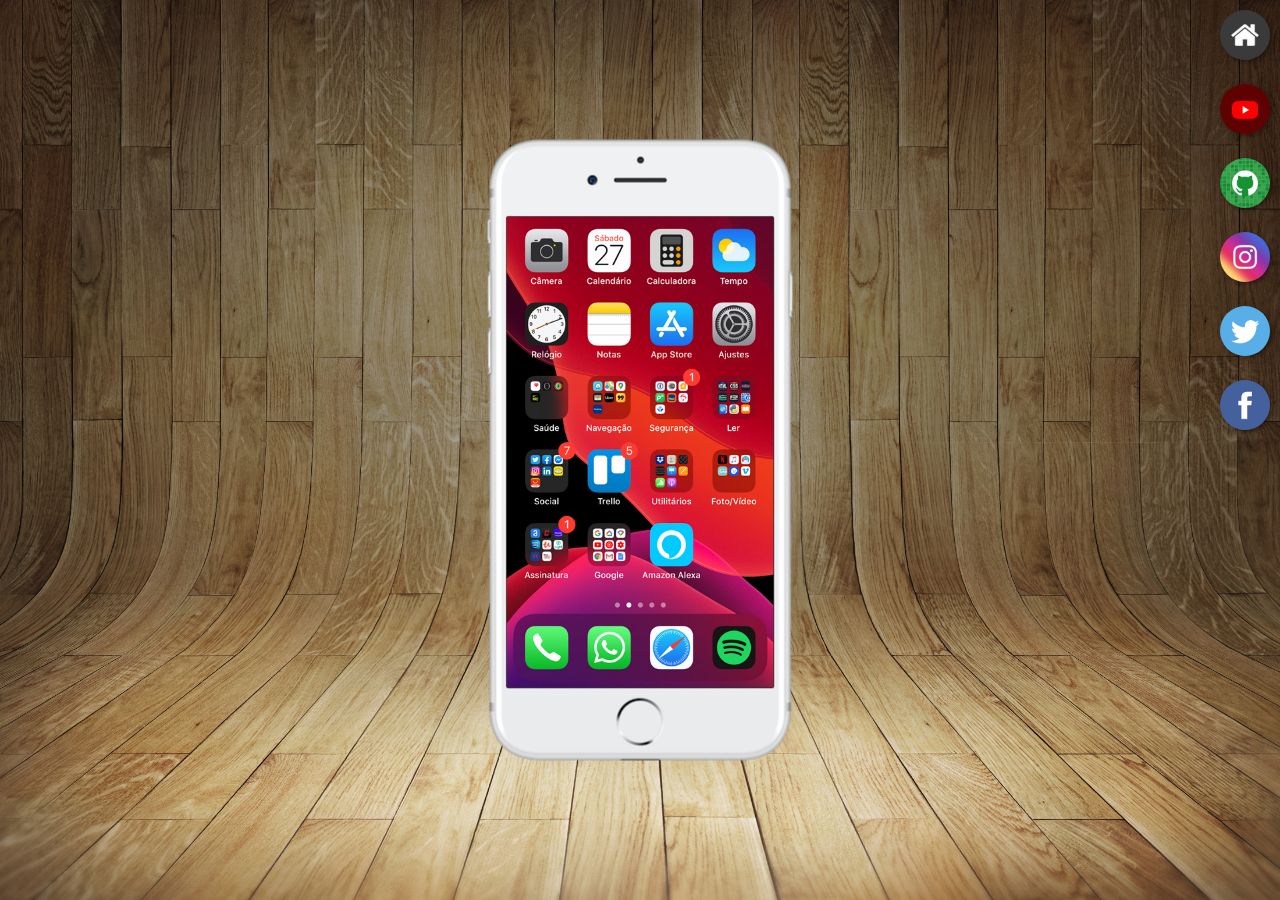
<file: index.html>
<!DOCTYPE html>
<html lang="pt=br">
<head>
    <meta charset="UTF-8">
    <meta name="viewport" content="width=device-width, initial-scale=1.0">
    <title>Projeto Redes Sociais</title>
    <link rel="stylesheet" href="estilos/style.css">
</head>
<body>
    <main>
        <section id="telefone">
            <iframe src="home.html" name="tela" id="tela" frameborder="0">
                Seu navegador não é compatível com isso.
            </iframe>
        </section>
        <section id="redes-sociais">
             <a href="home.html" target="tela"><img src="imagens/logo-home.jpg" alt="Home"></a><br>
             <a href="youtube.html" target="tela"><img src="imagens/logo-youtube.jpg" alt="YouTube"></a><br>
             <a href="github.html" target="tela"><img src="imagens/logo-github.jpg" alt="GitHub"></a><br>
             <a href="instagram.html" target="tela"><img src="imagens/logo-instagram.jpg" alt="Instagram"></a><br>
             <a href="twitter.html" target="tela"><img src="imagens/logo-twitter.jpg" alt=""Twitter></a><br>
             <a href="facebook.html" target="tela"><img src="imagens/logo-facebook.jpg" alt="Facebook"></a>
        </section>
    </main>
</body>
</html>
</file>
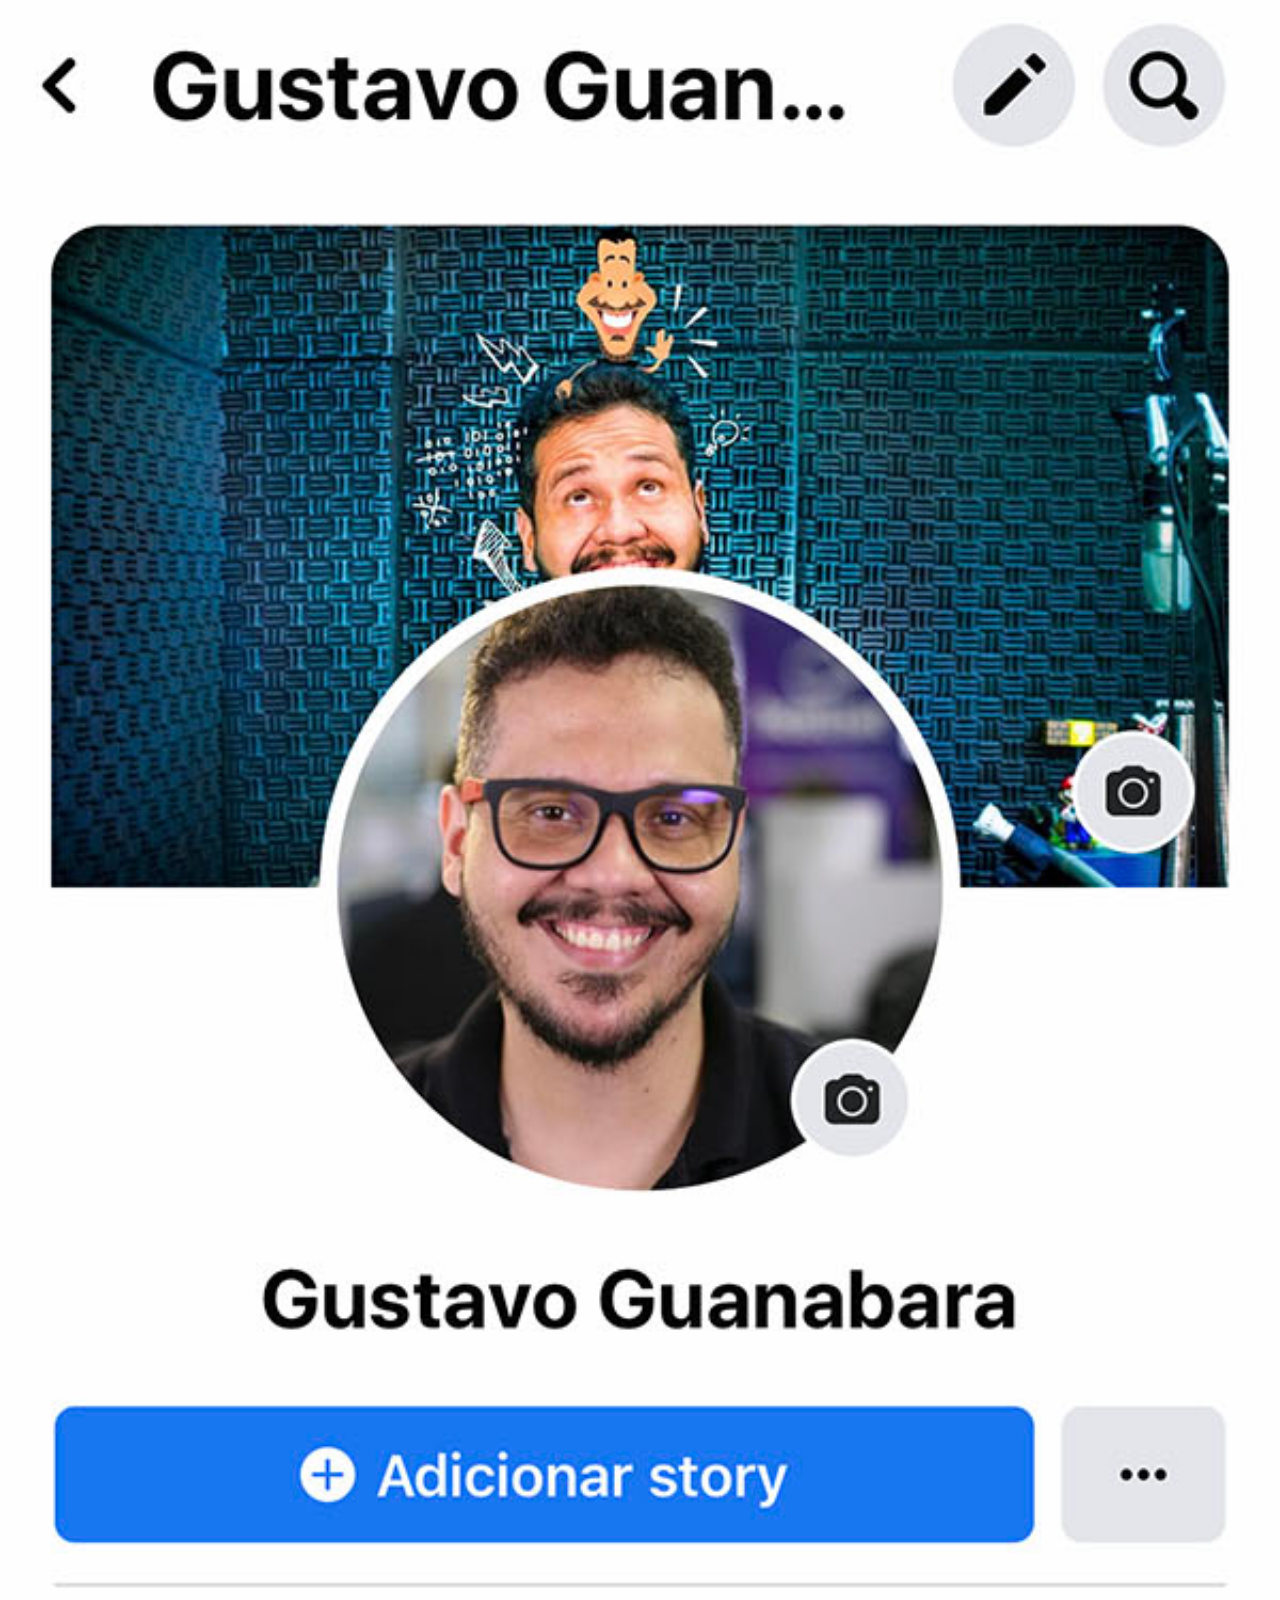
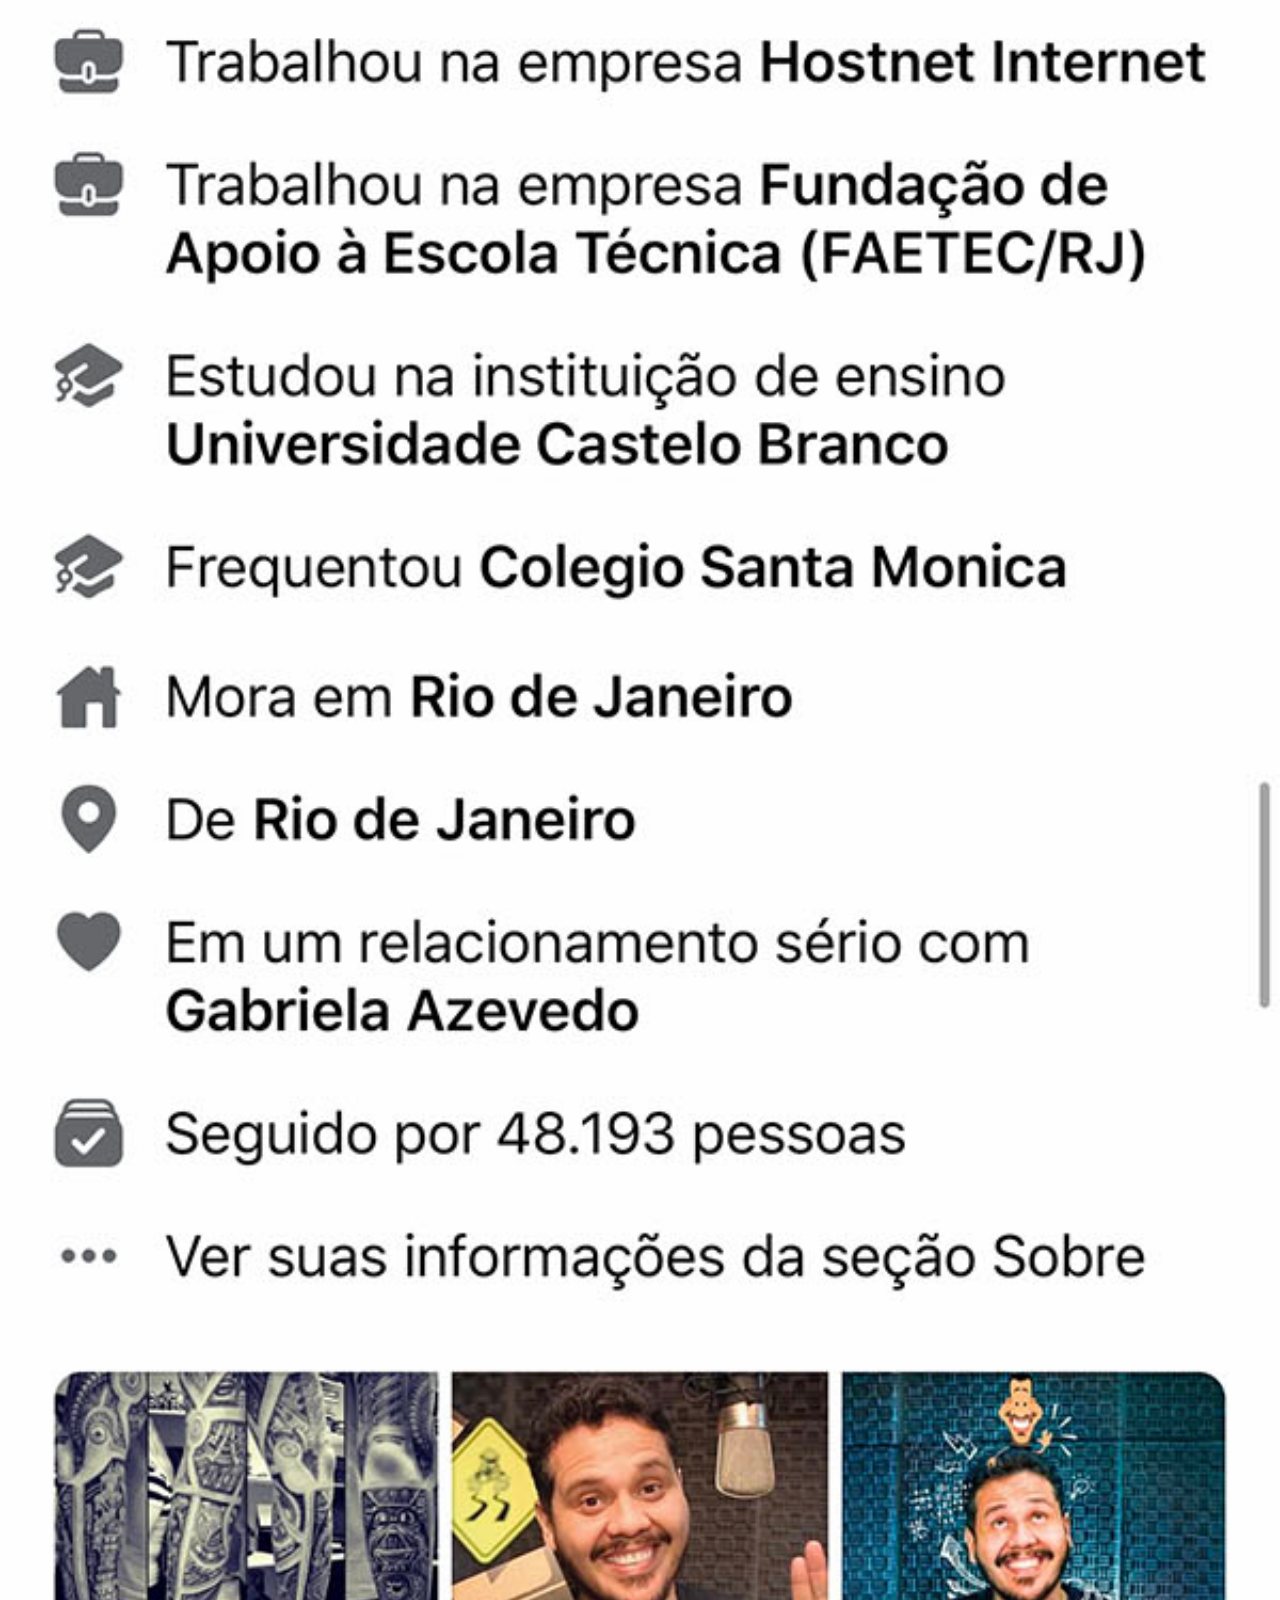
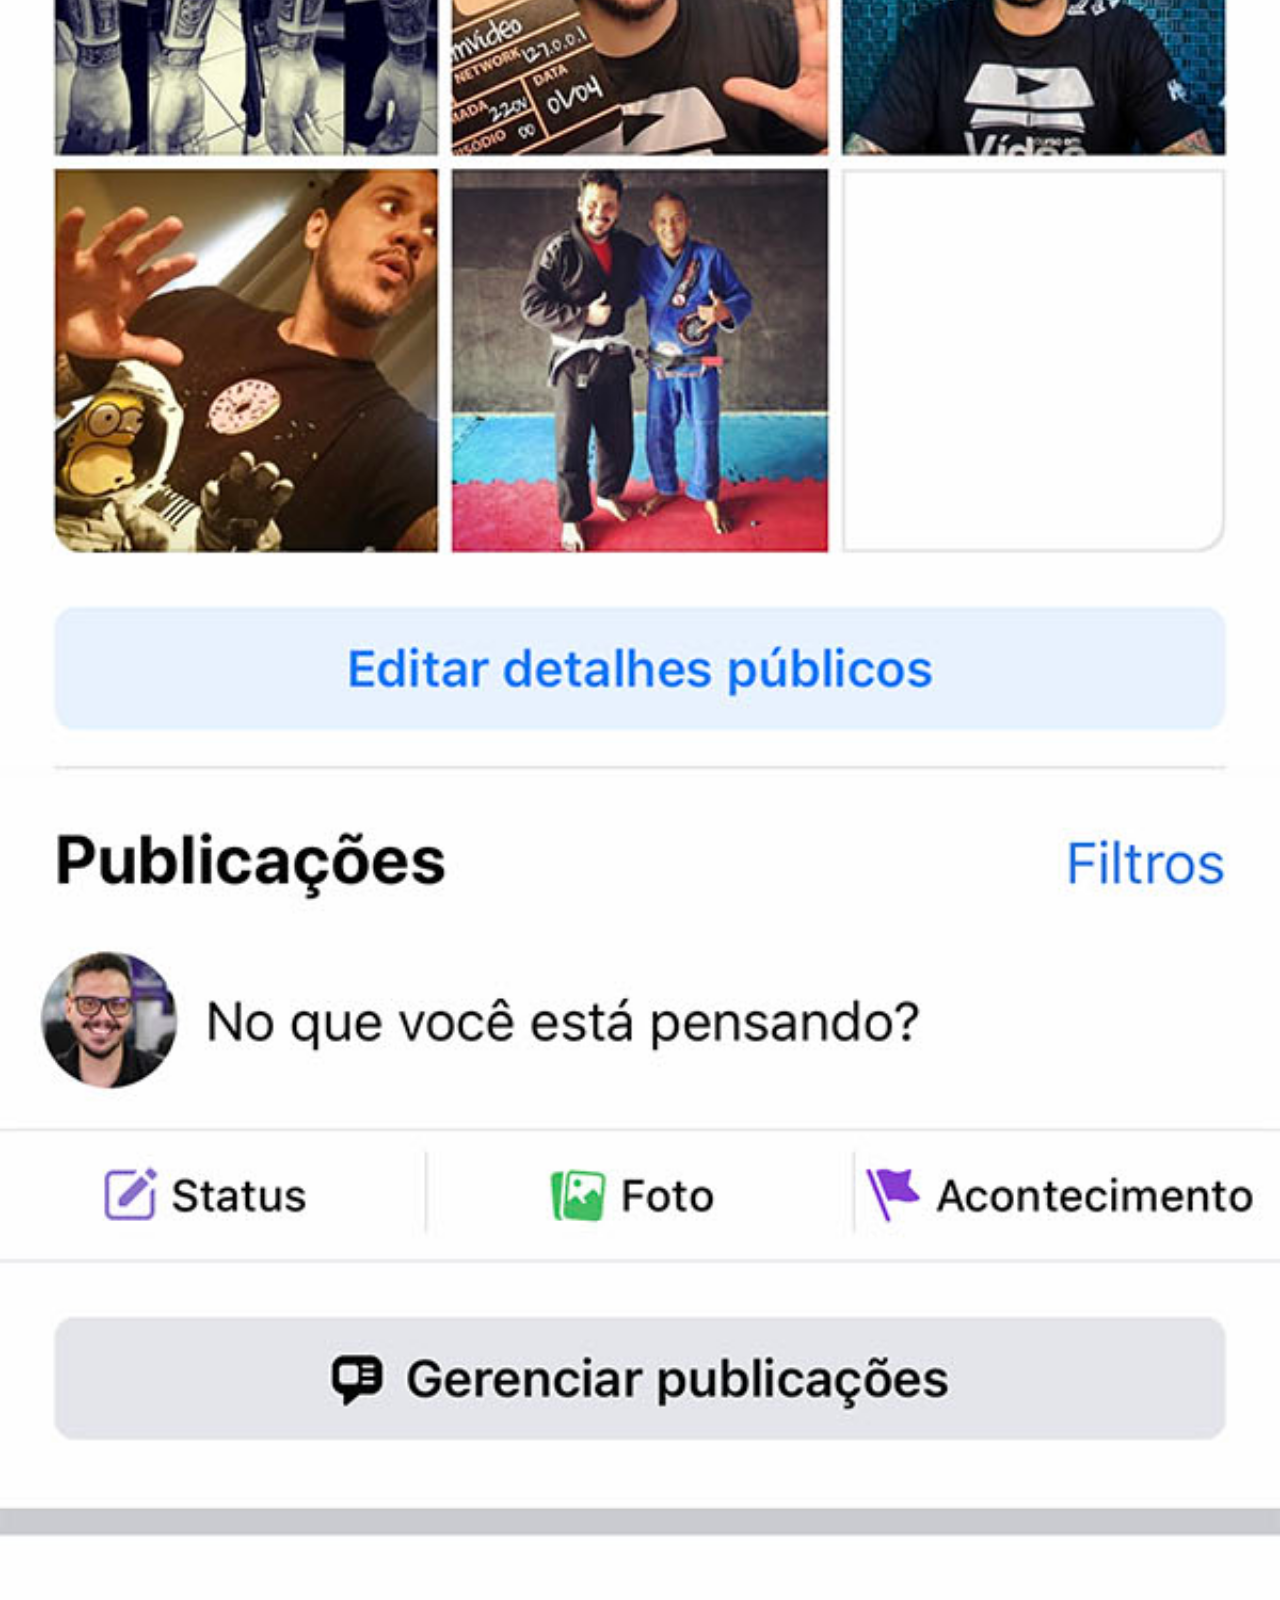
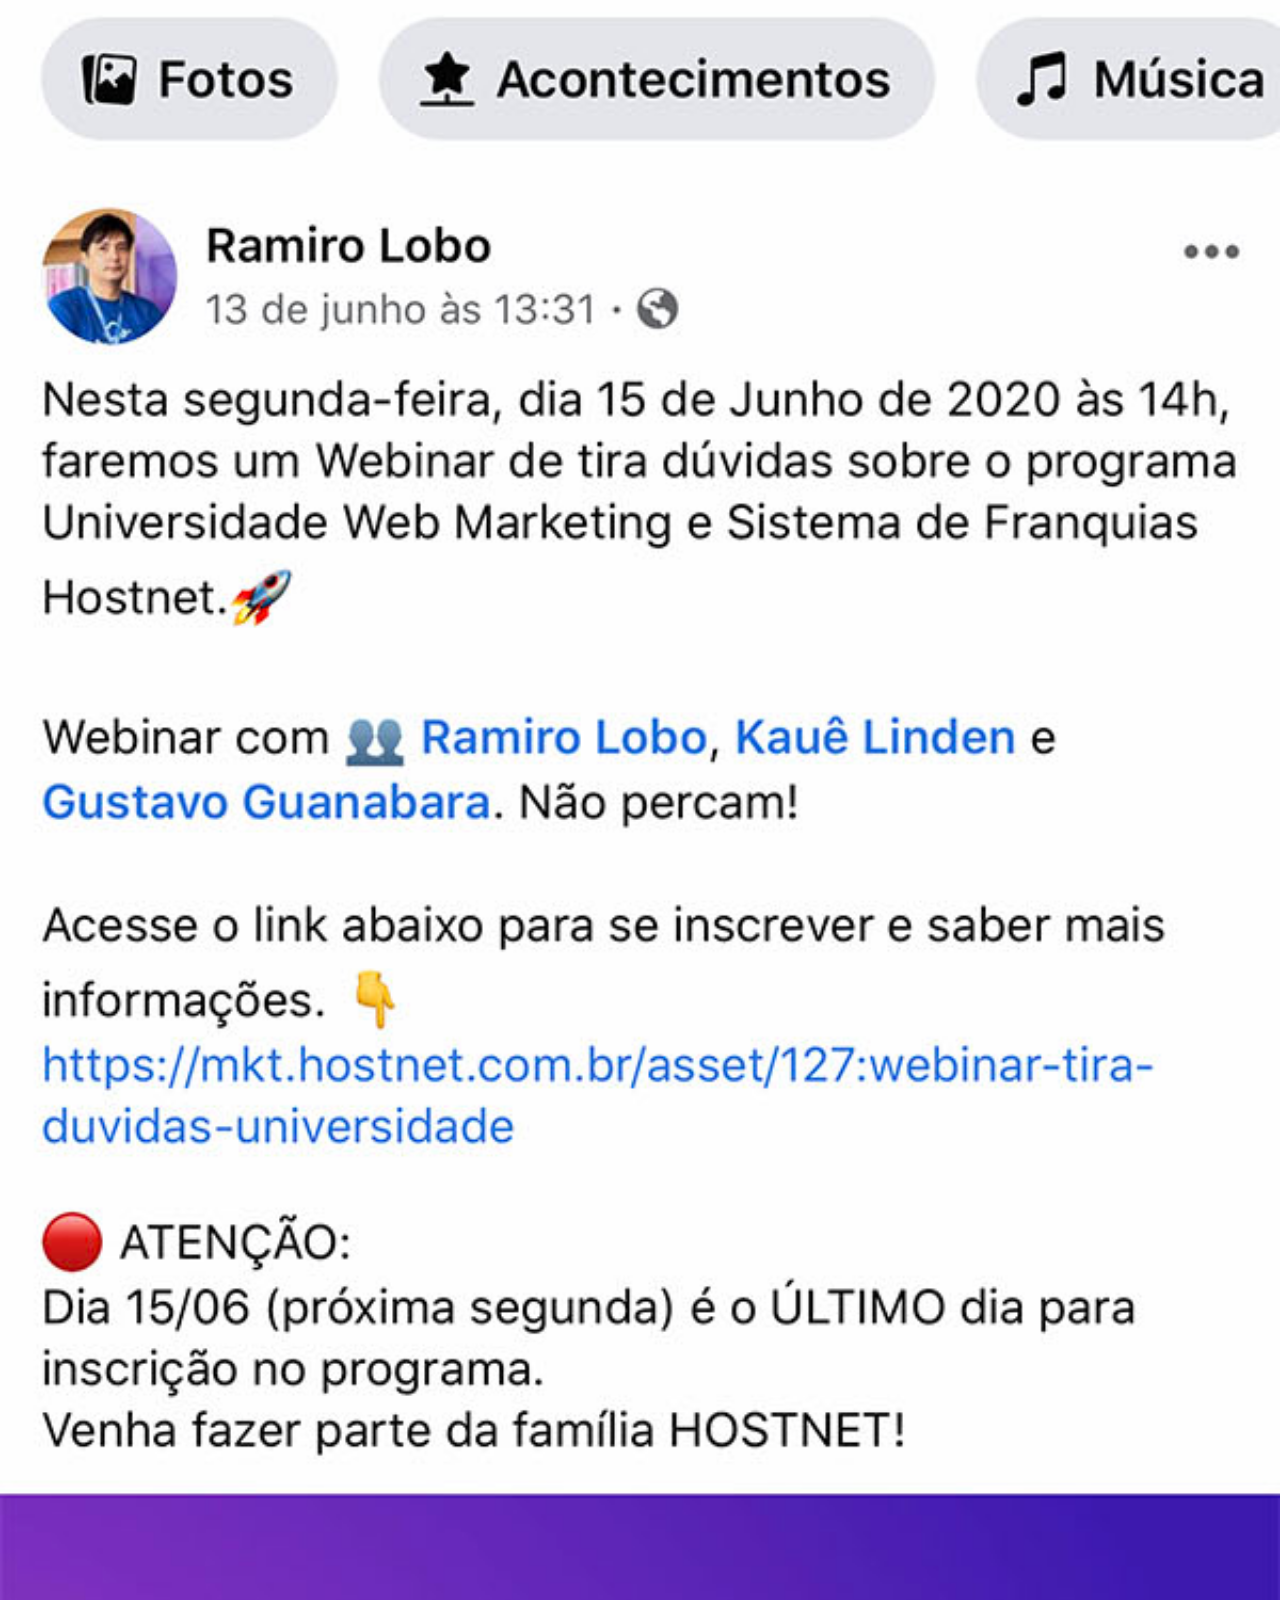
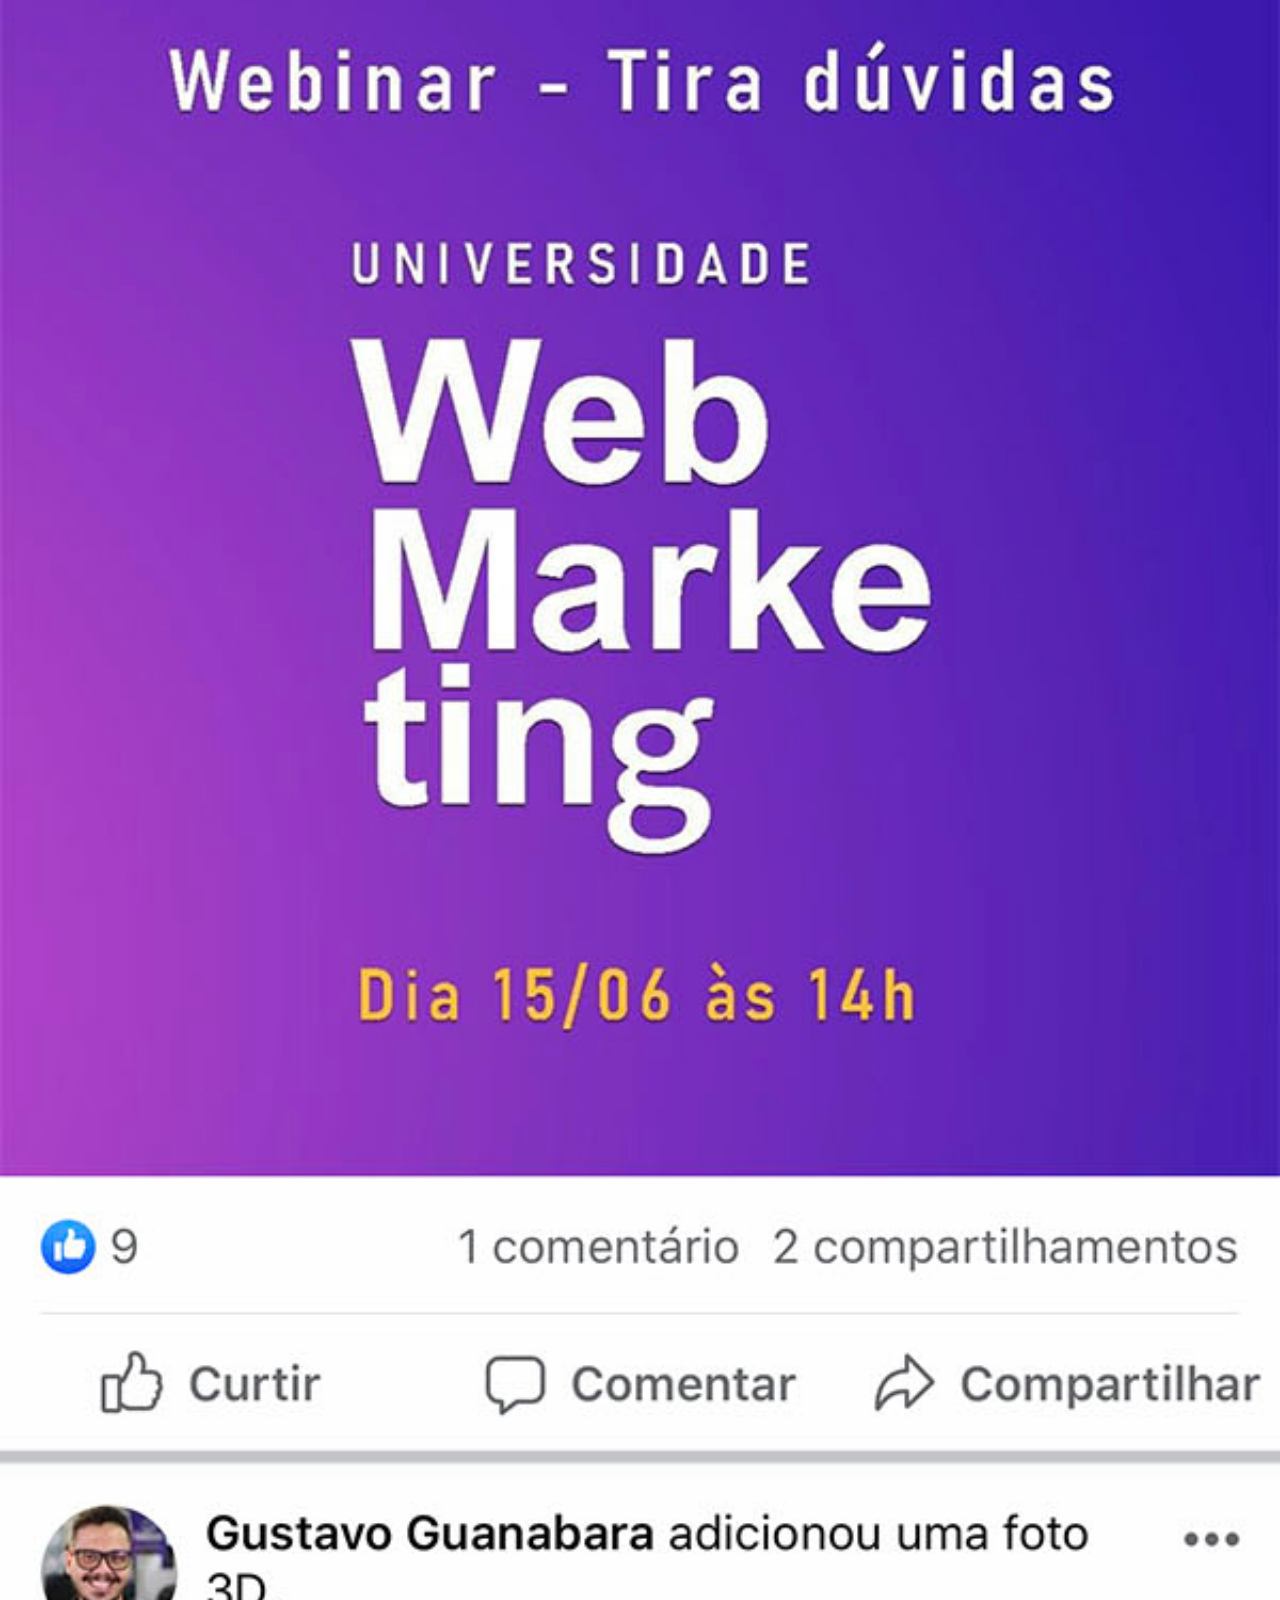
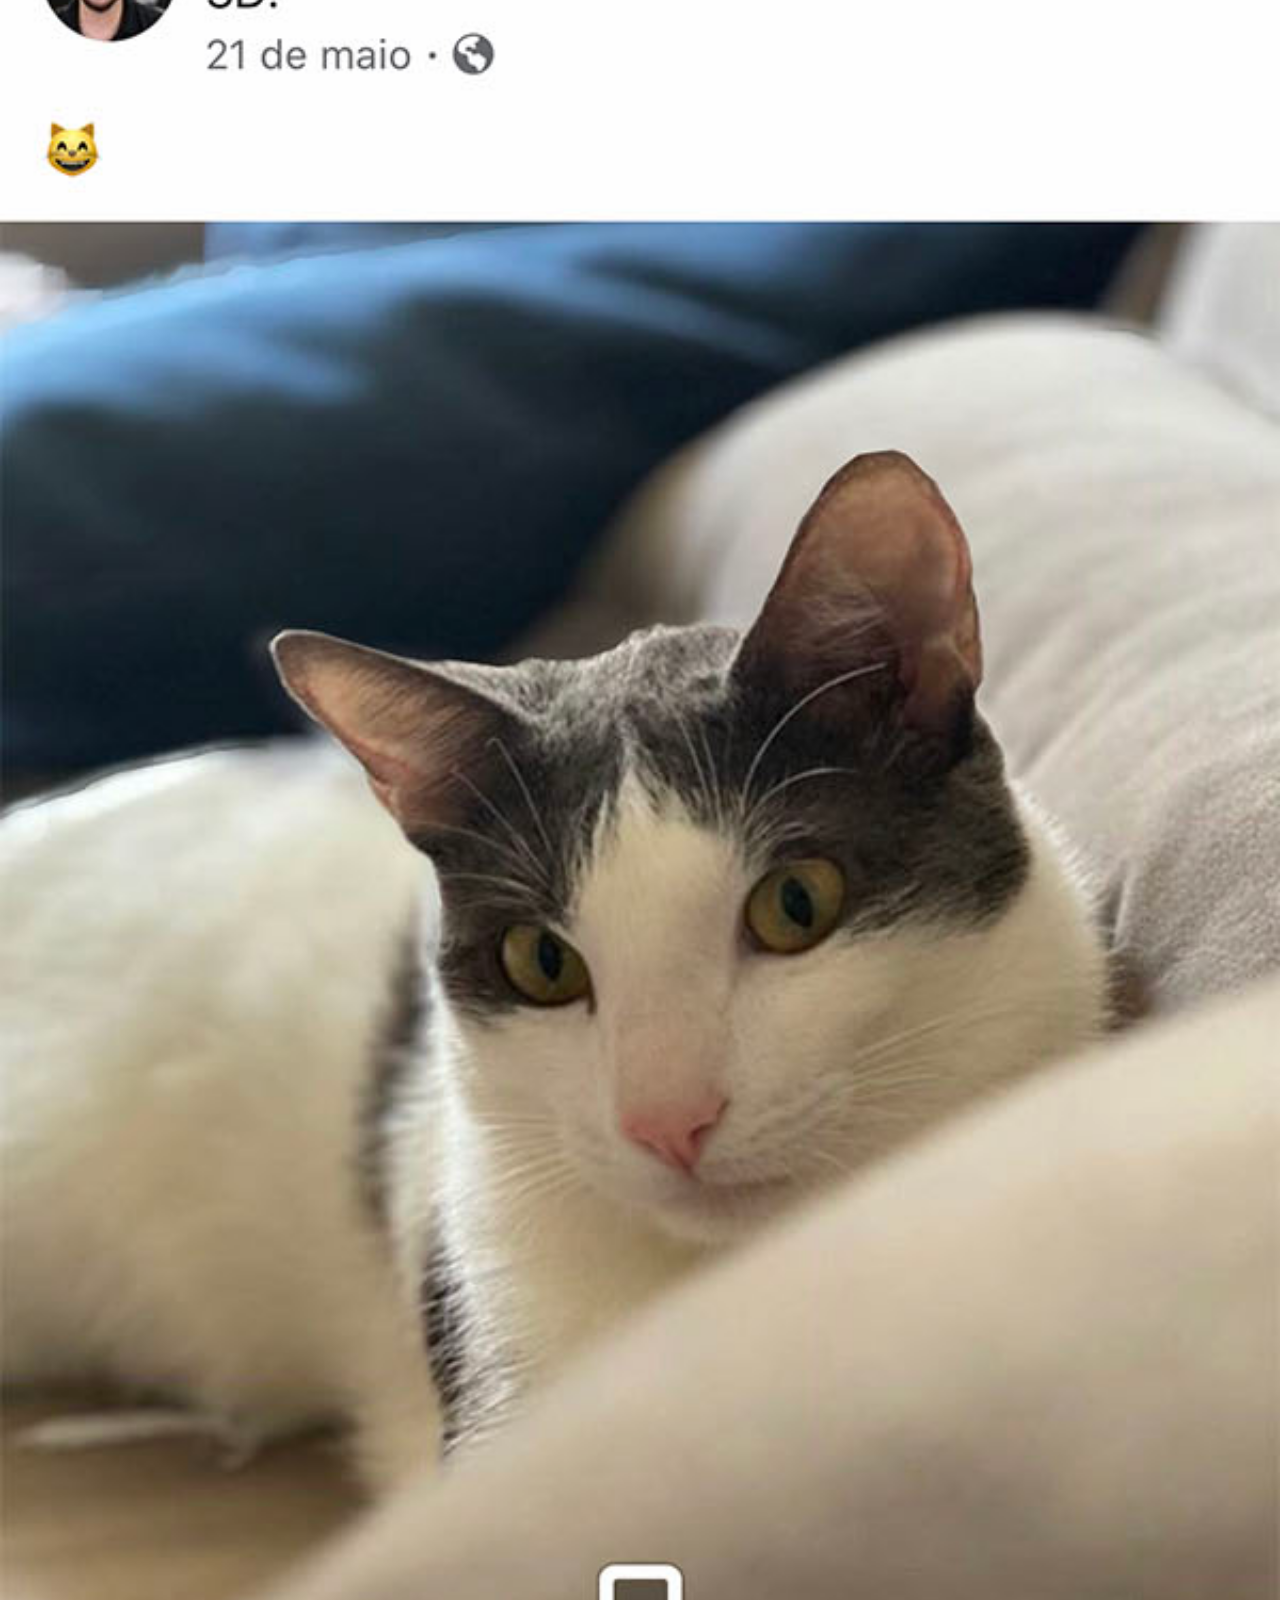
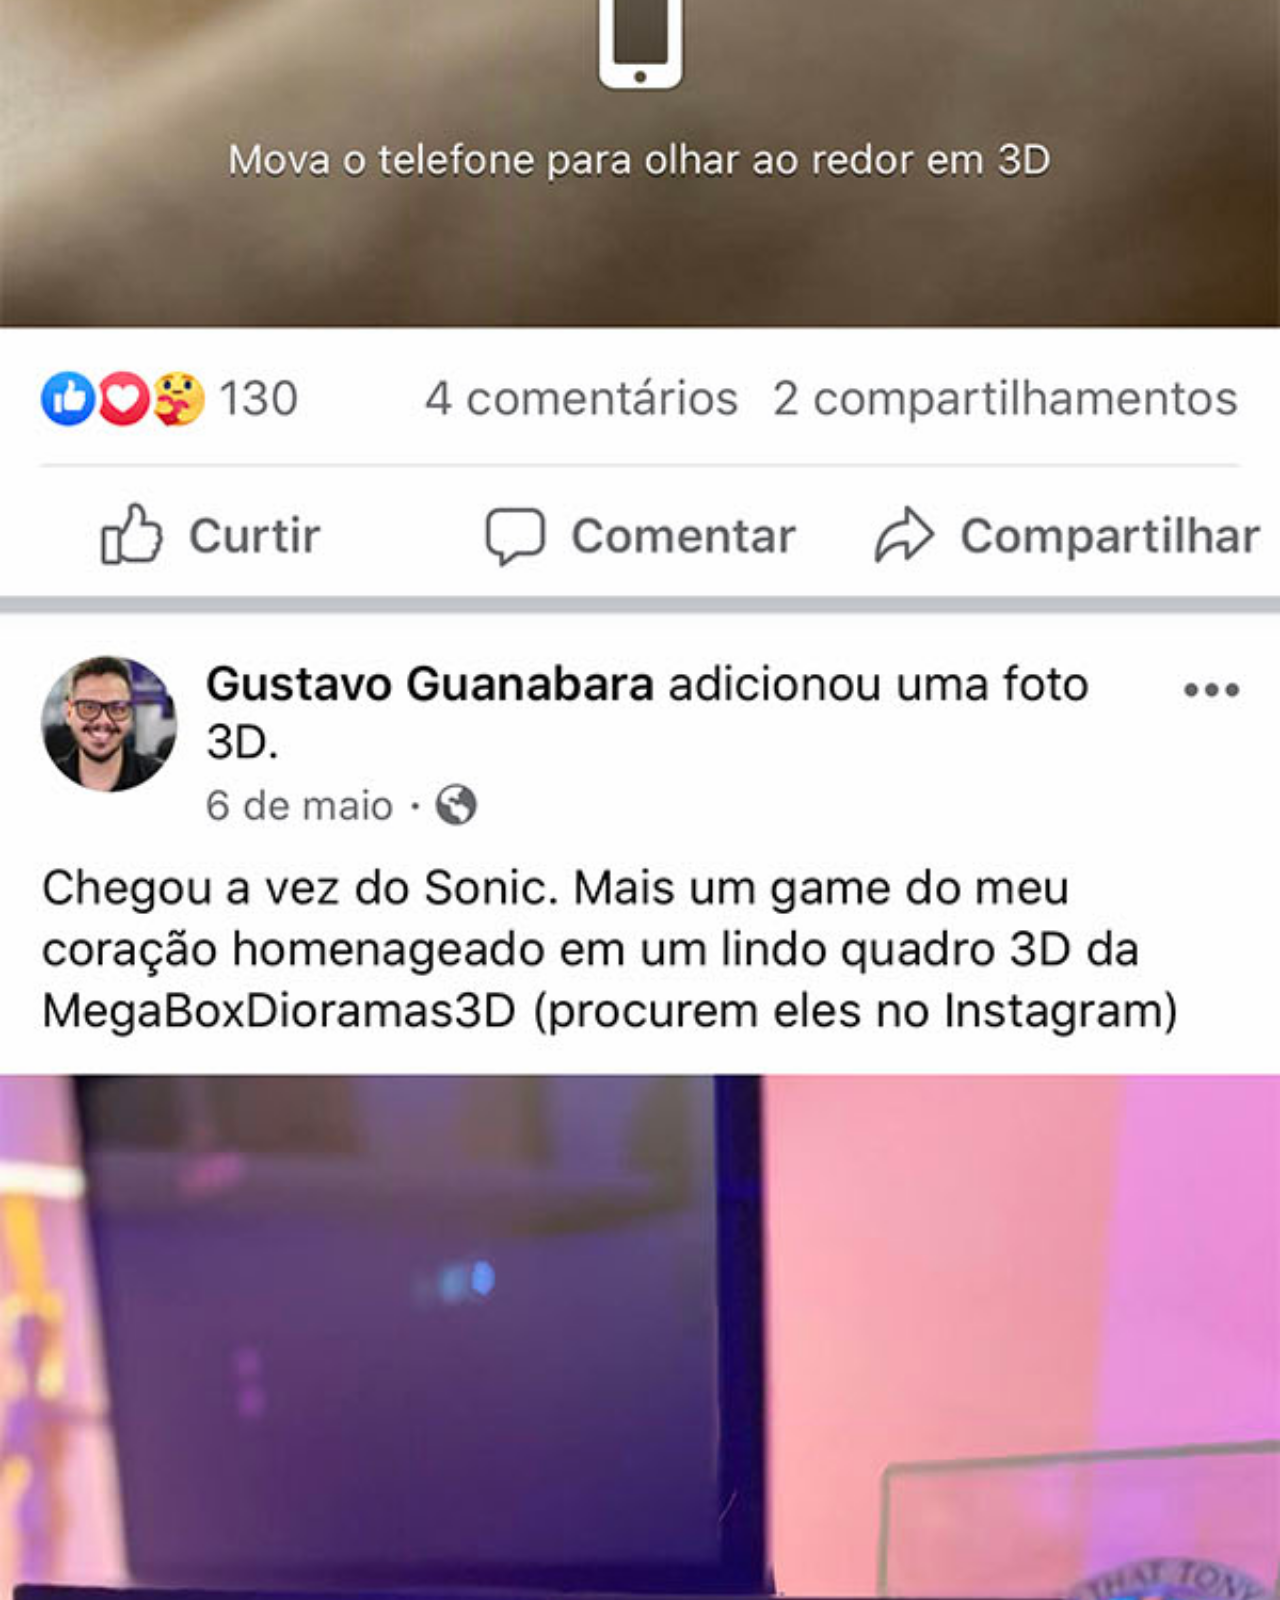
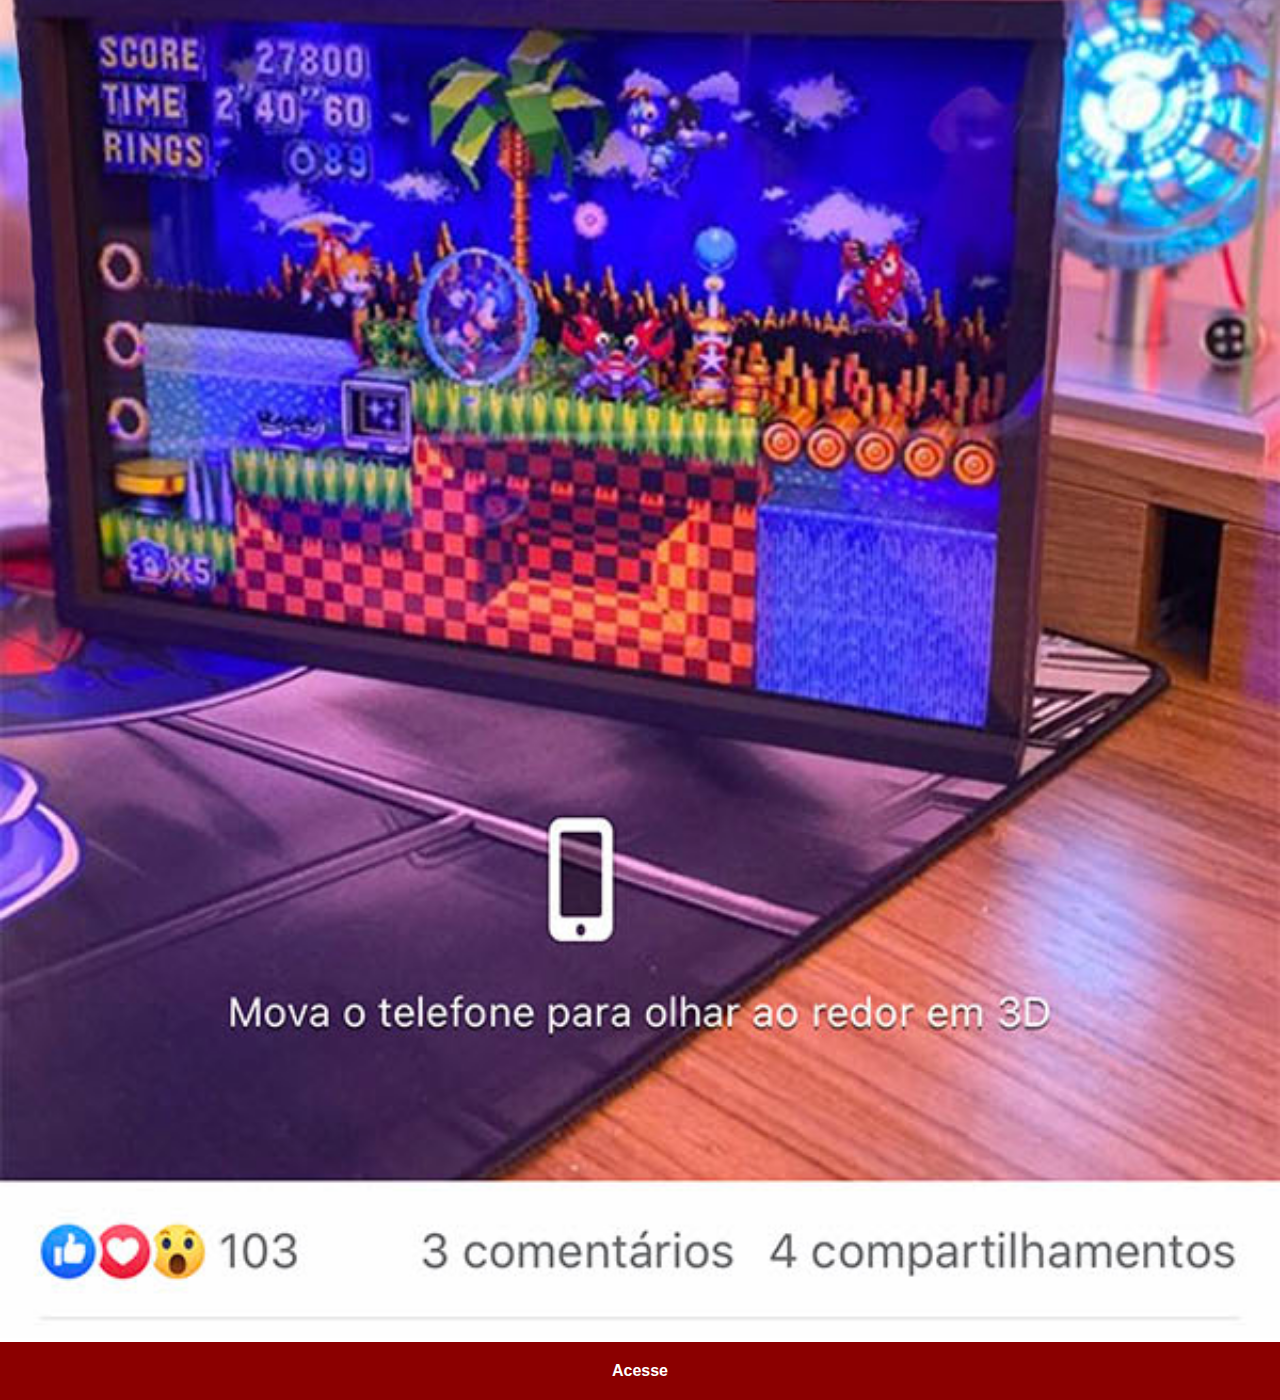
<file: facebook.html>
<!DOCTYPE html>
<html lang="pt-br">
<head>
    <meta charset="UTF-8">
    <meta name="viewport" content="width=device-width, initial-scale=1.0">
    <title>Facebook</title>
    <link rel="stylesheet" href="estilos/social.css">
</head>
<body>
    <img src="imagens/tela-facebook.jpg" alt="Facebook">
    <a href="https://www.facebook.com/gustavoguanabara" target="_blank">Acesse</a>
</body>
</html>
</file>
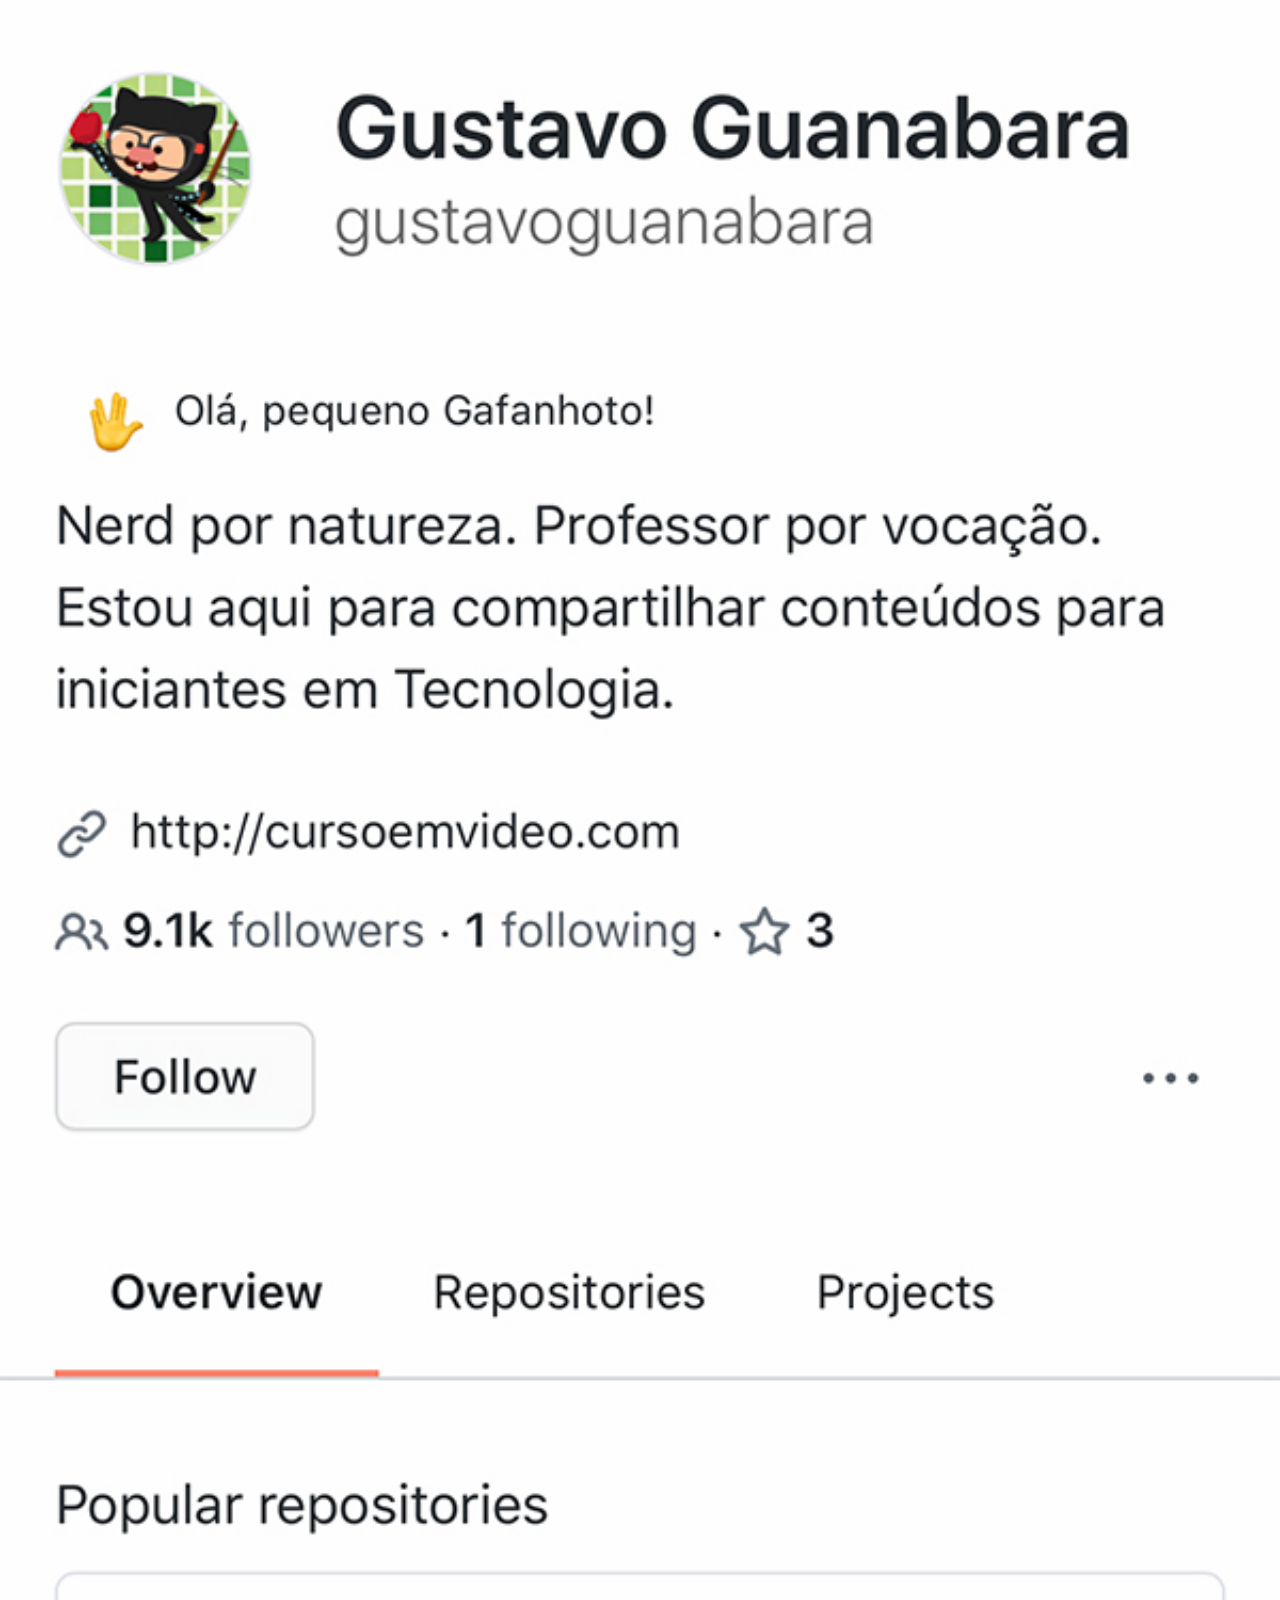
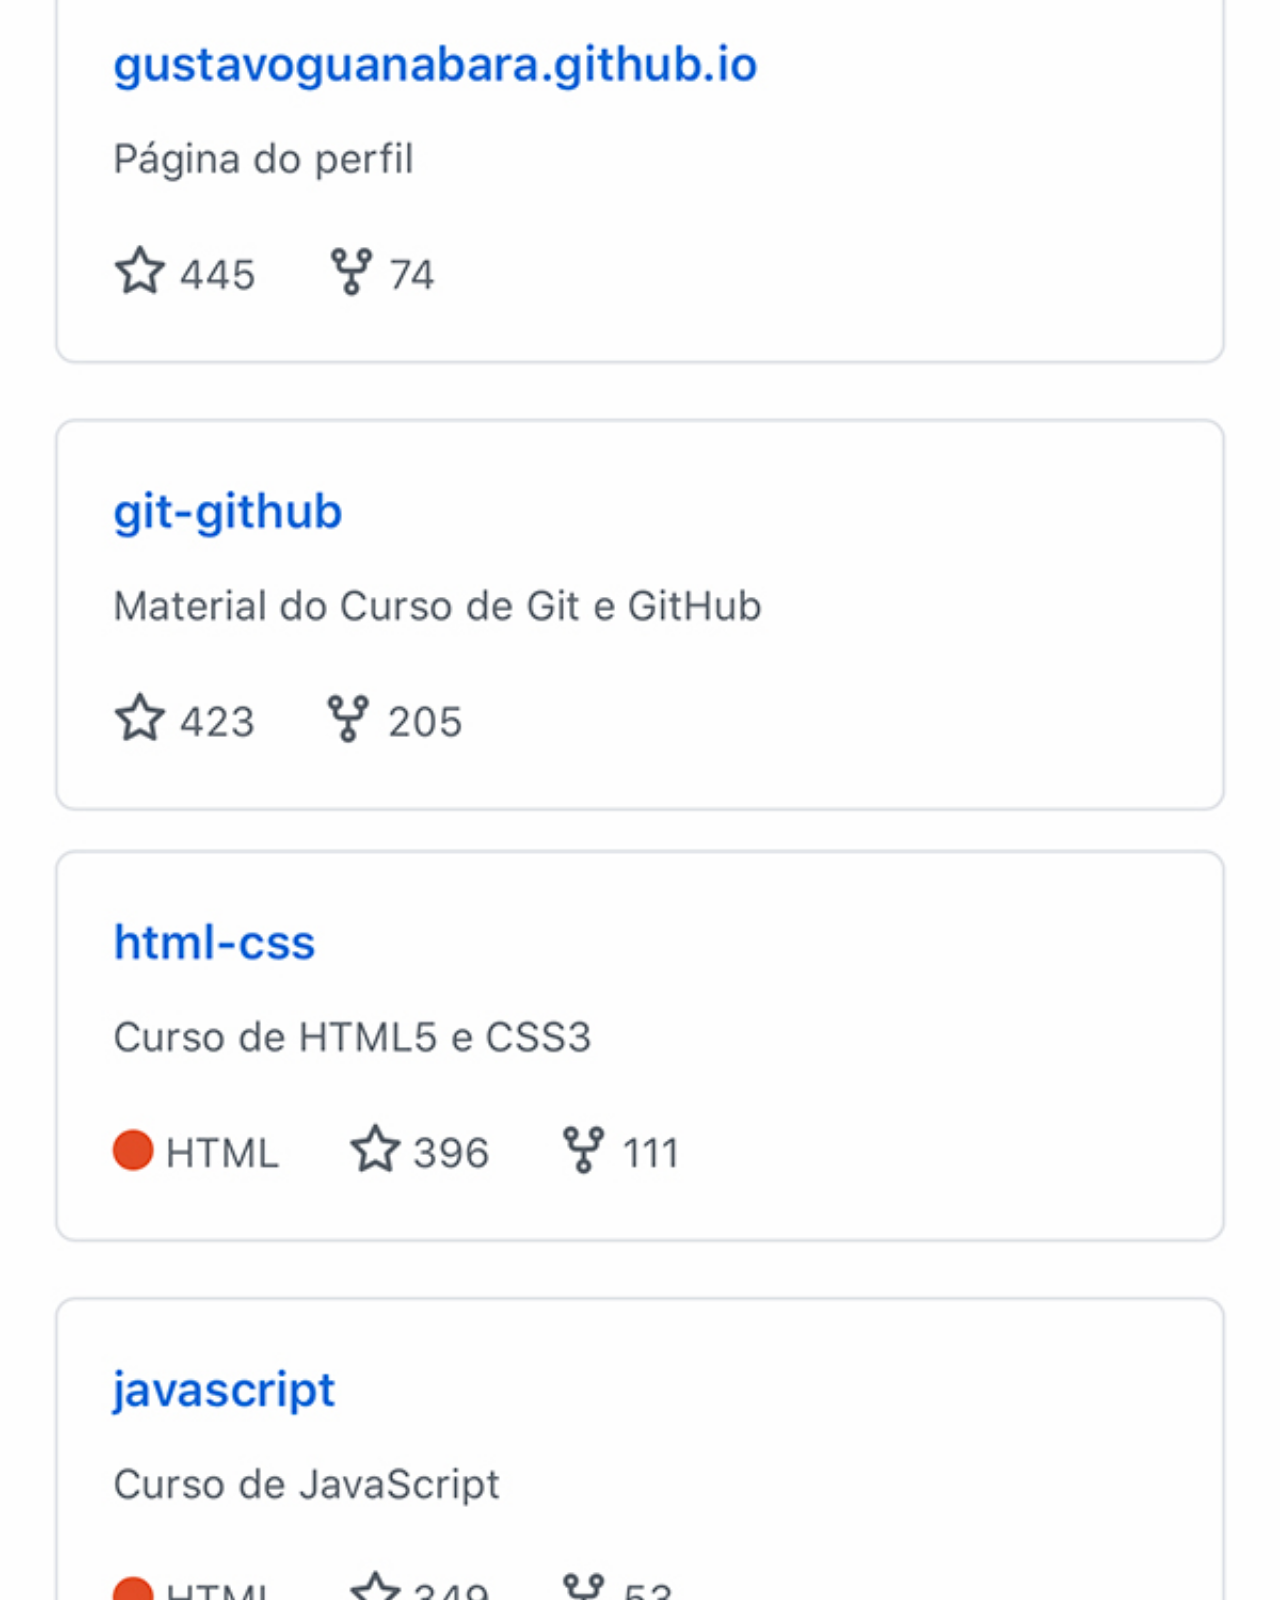
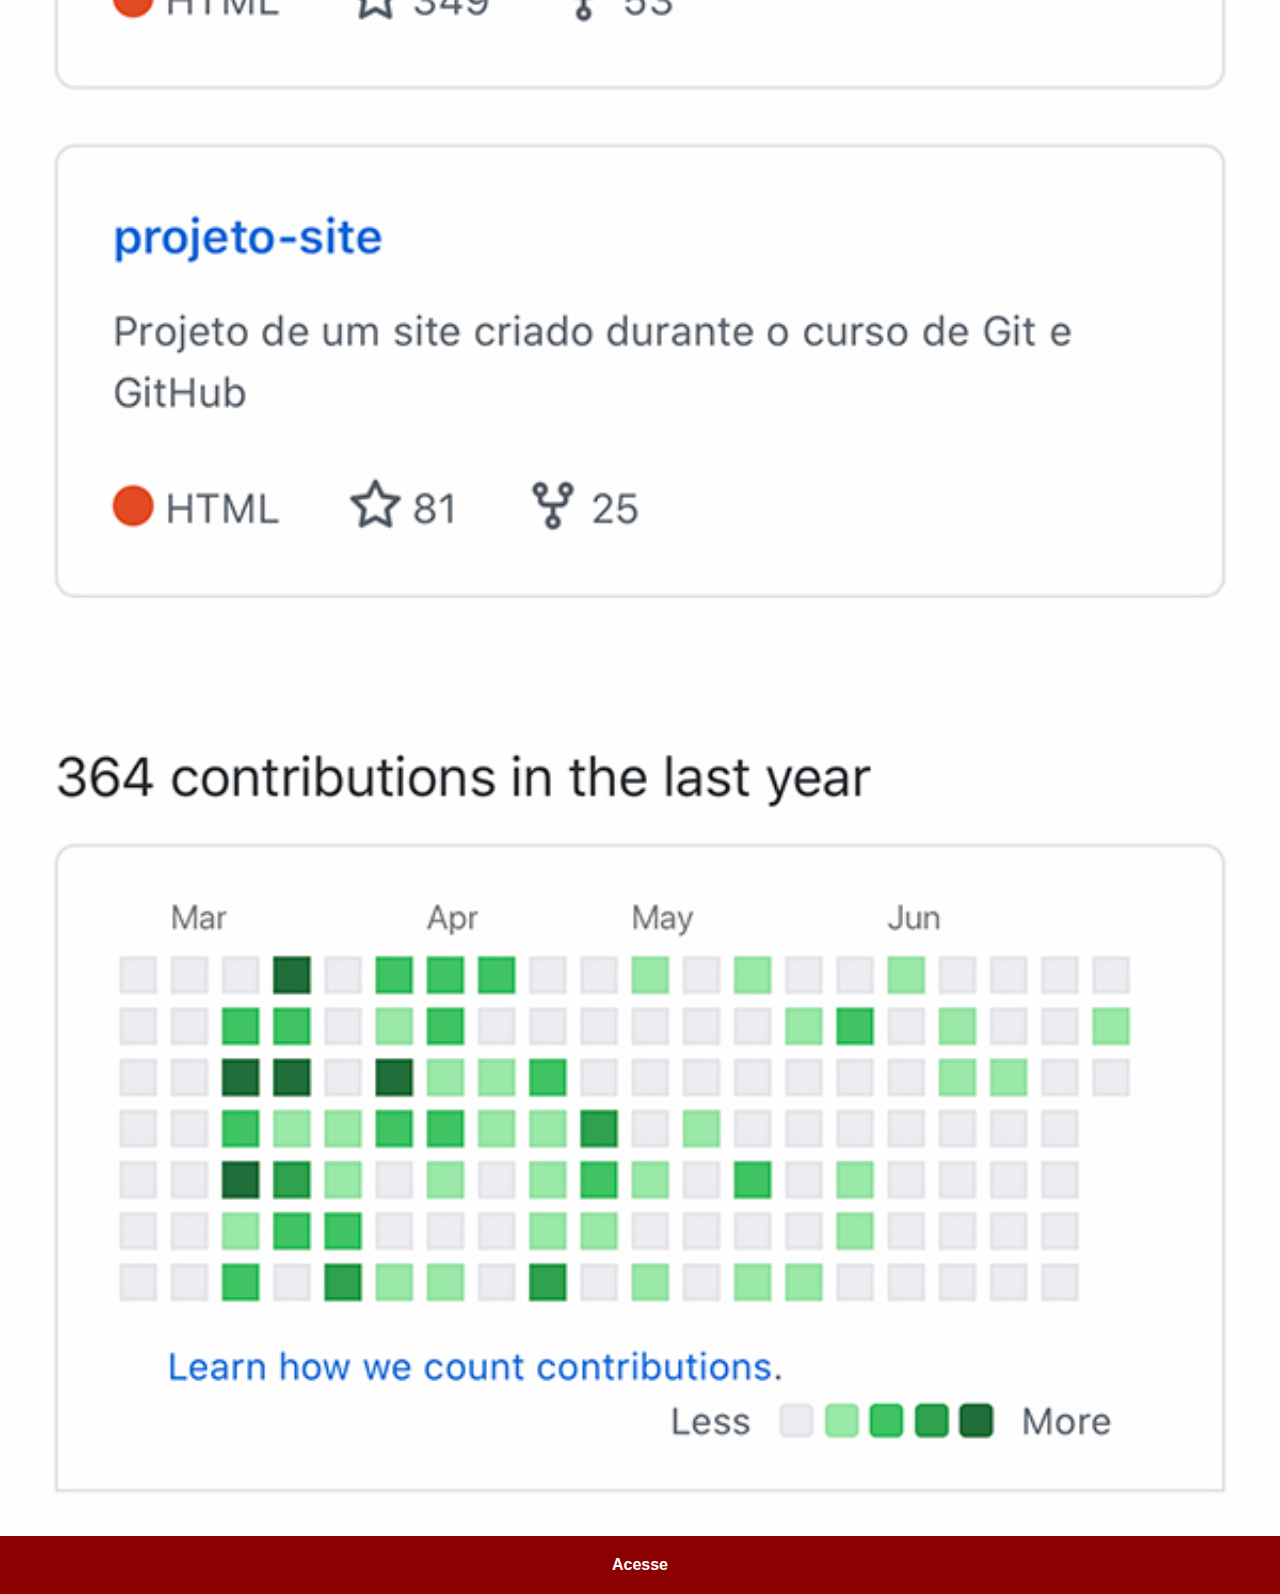
<file: github.html>
<!DOCTYPE html>
<html lang="pt-br">
<head>
    <meta charset="UTF-8">
    <meta name="viewport" content="width=device-width, initial-scale=1.0">
    <title>GitHub</title>
    <link rel="stylesheet" href="estilos/social.css">
</head>
<body>
    <img src="imagens/tela-github.jpg" alt="GitHub">
    <a href="https://github.com/gustavoguanabara/" target="_blank">Acesse</a>
</body>
</html>
</file>
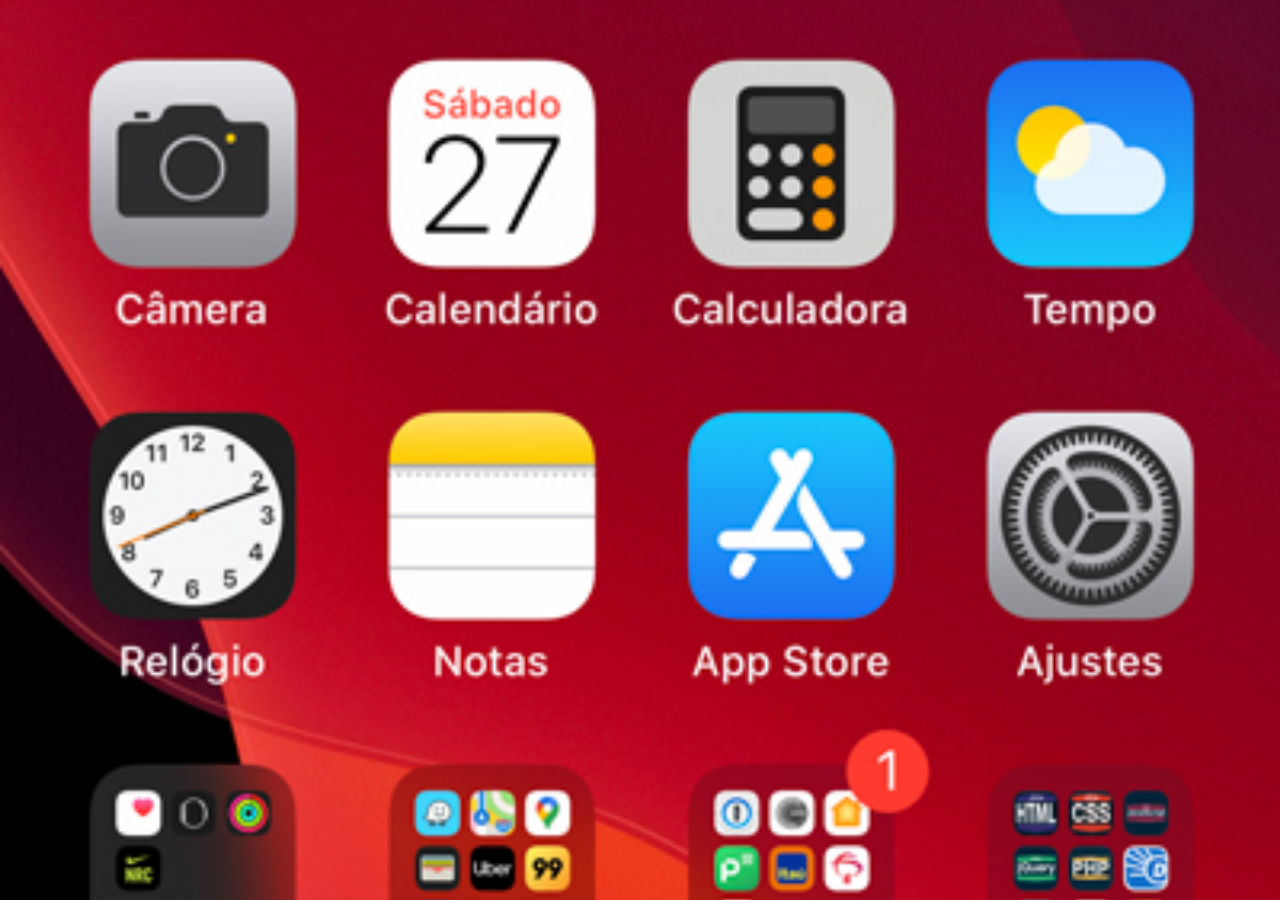
<file: home.html>
<!DOCTYPE html>
<html lang="pt-br">
<head>
    <meta charset="UTF-8">
    <meta name="viewport" content="width=device-width, initial-scale=1.0">
    <title>Home</title>
    <style>
        *{
            margin: 0px;
            padding: 0px;
        }

        body{
            width: 100vw;
            height: 100vh;
            background: black url(imagens/tela-home.jpg) no-repeat top center;
            background-size: cover;
        }
    </style>
</head>
<body>
    
</body>
</html>
</file>
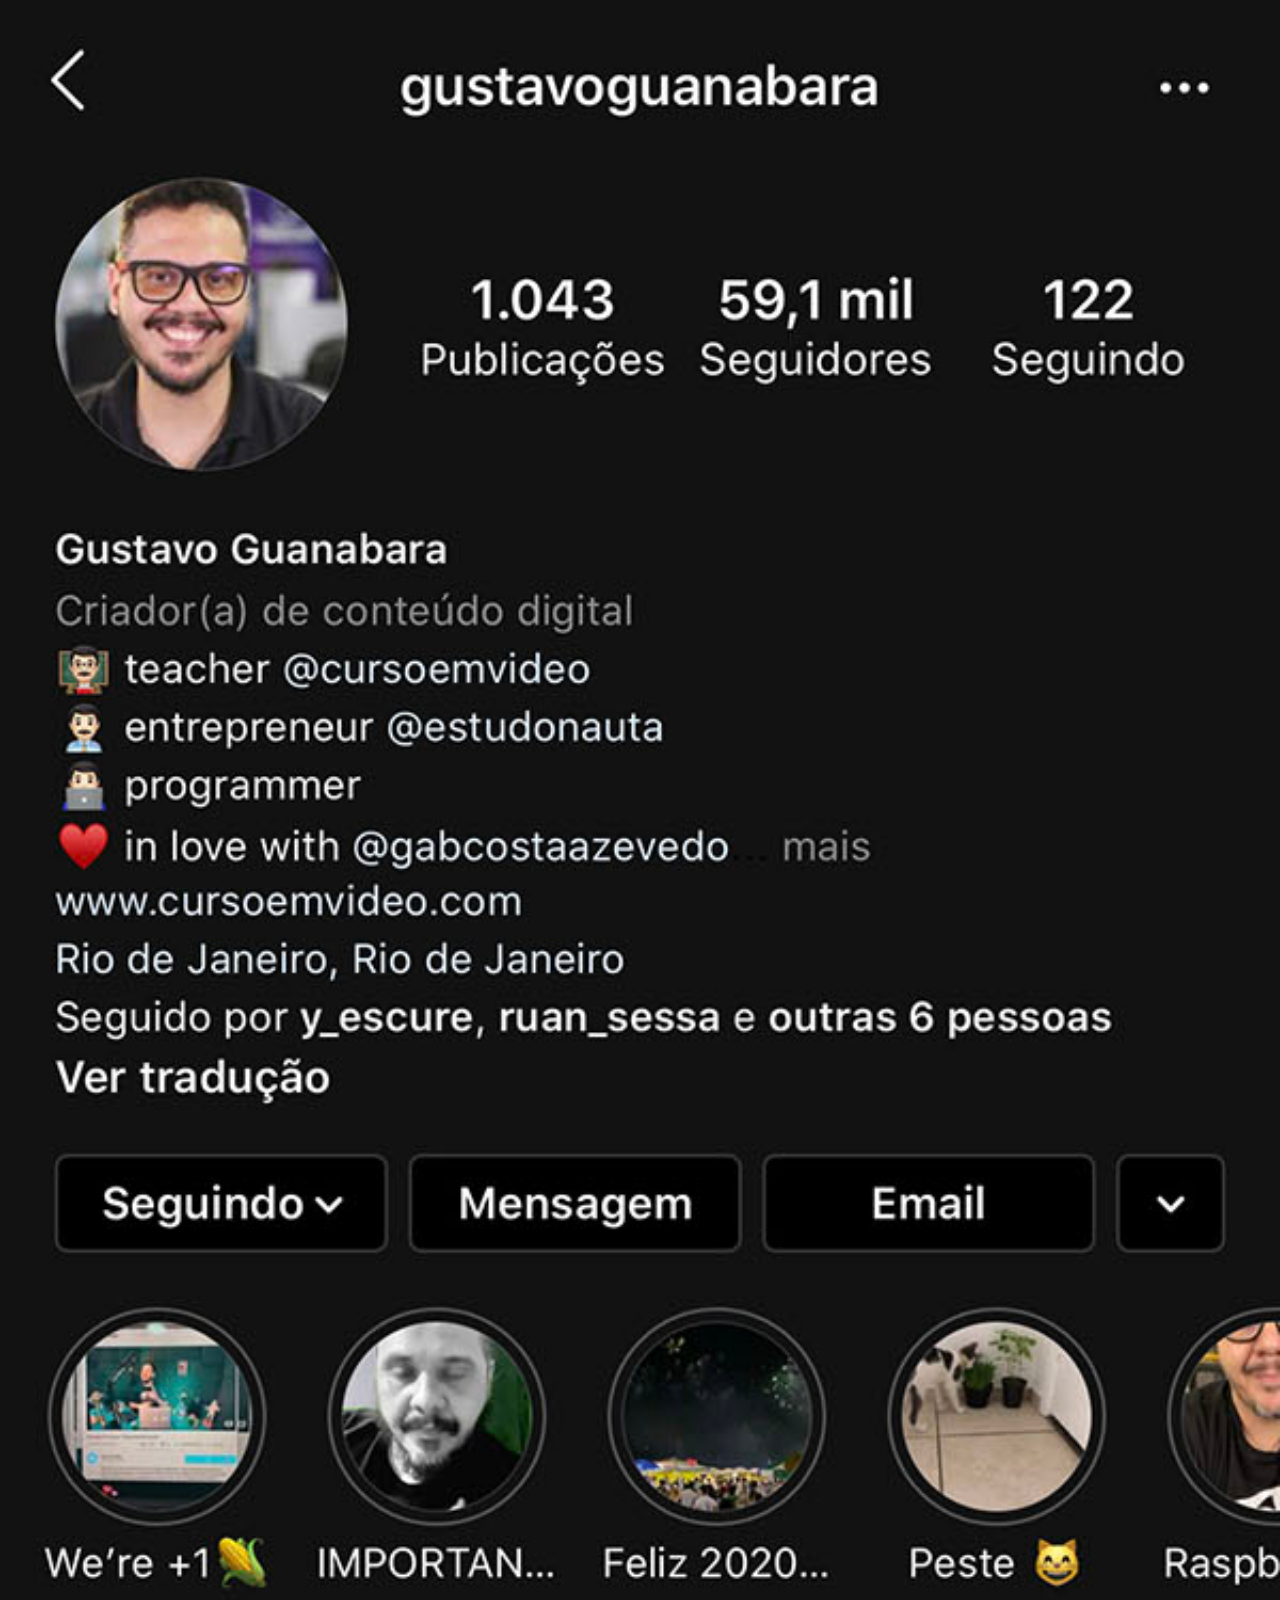
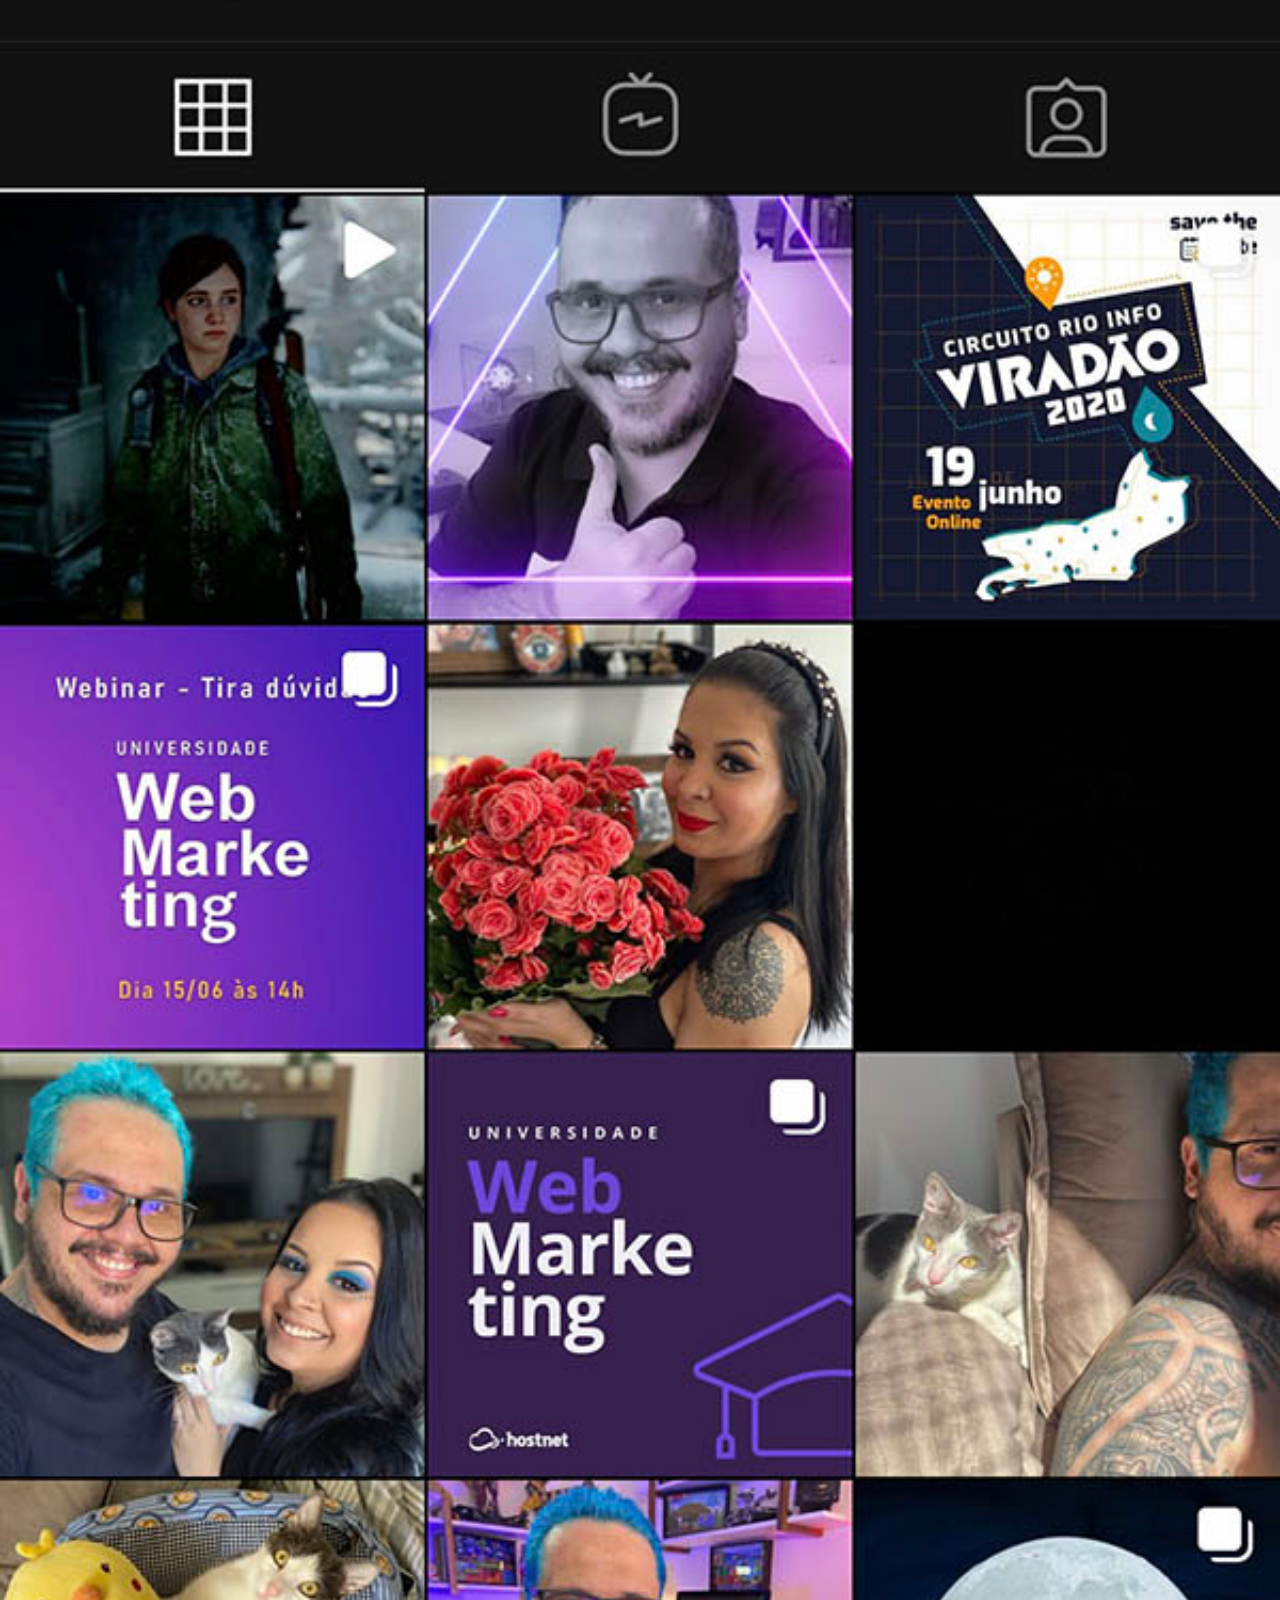
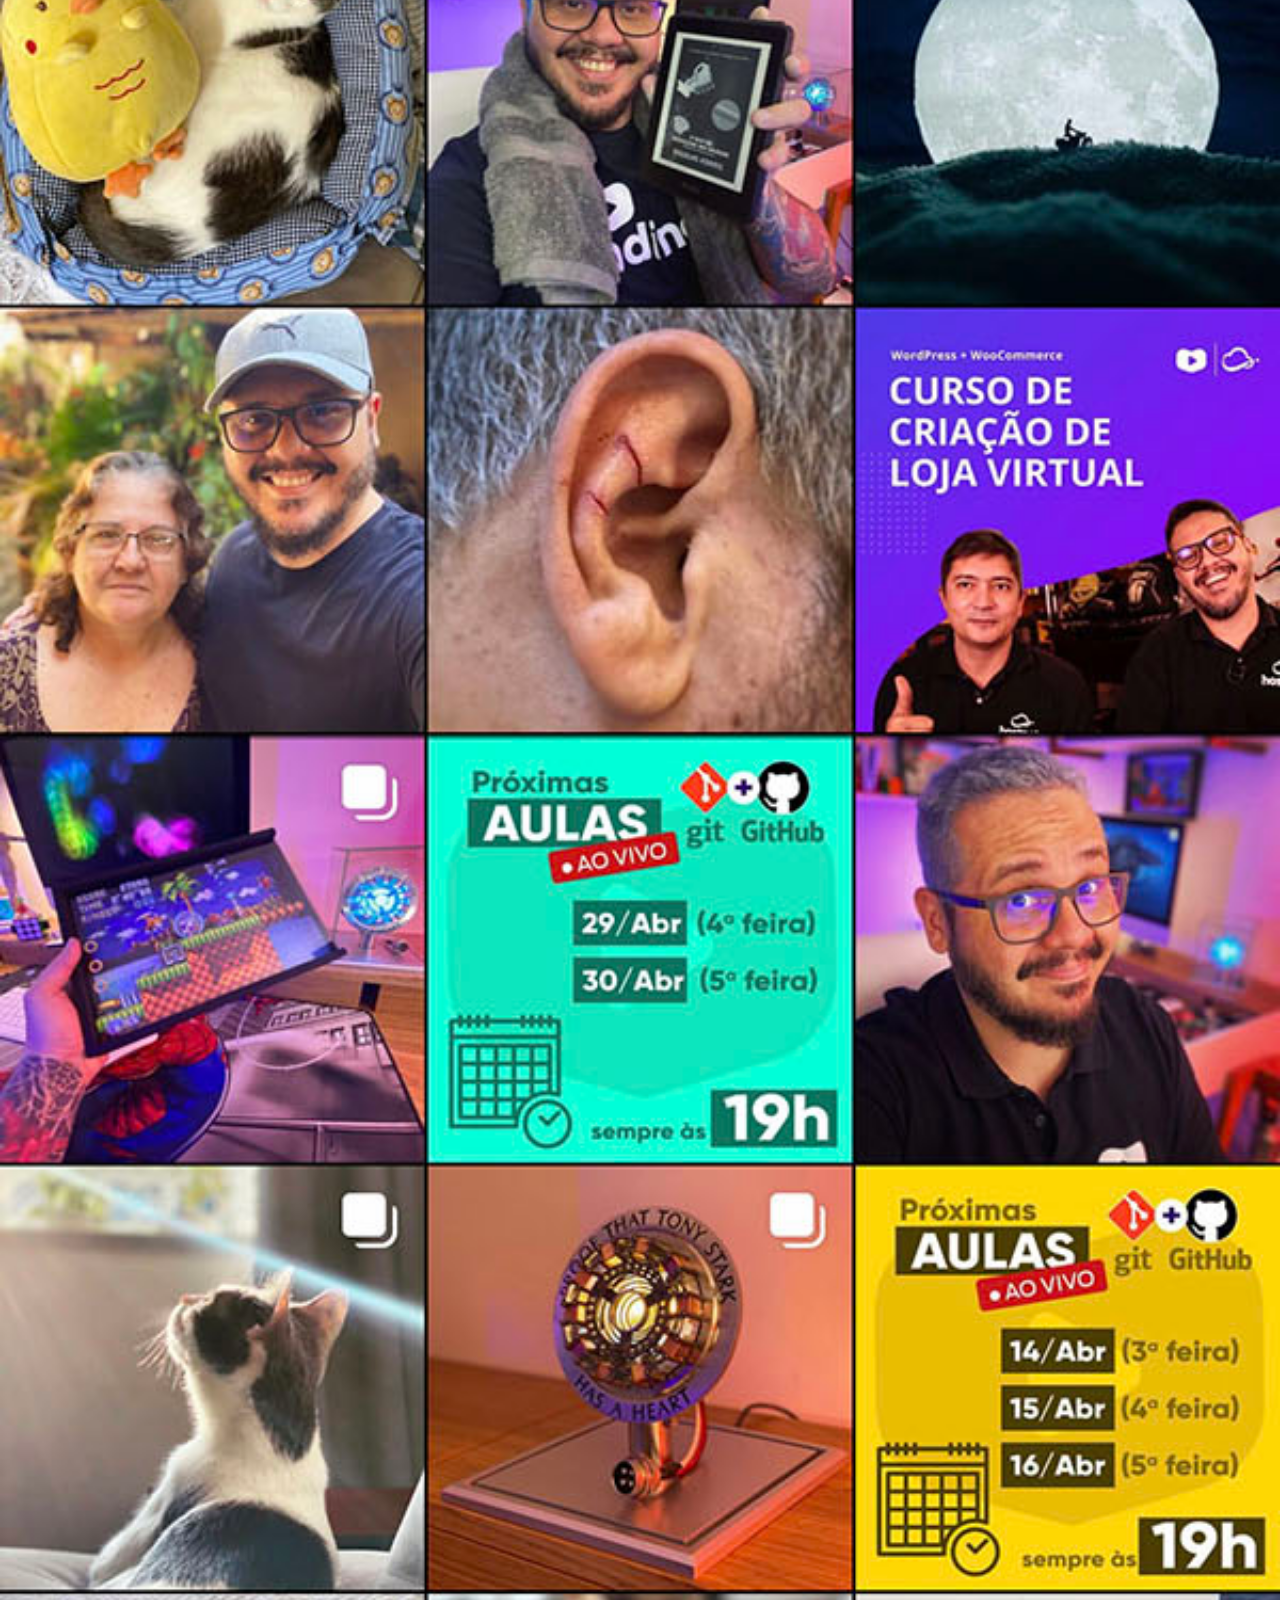
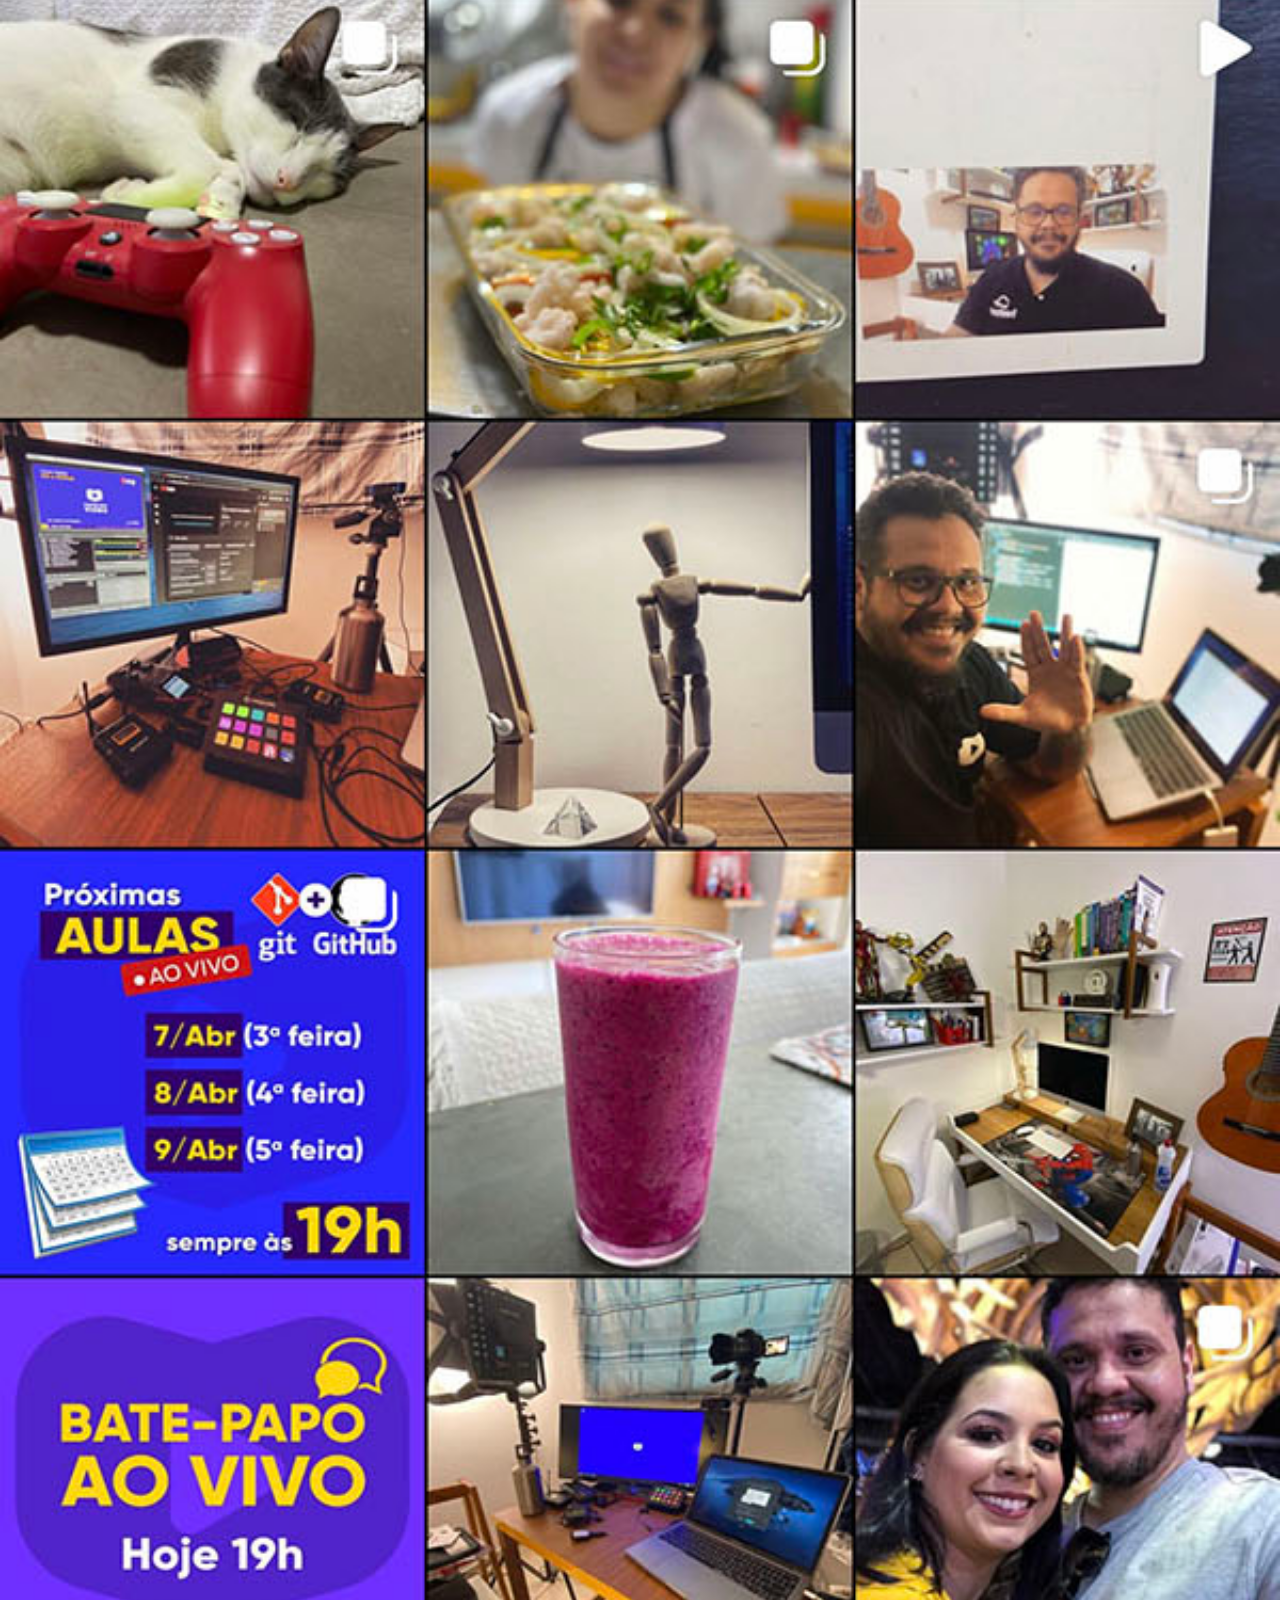
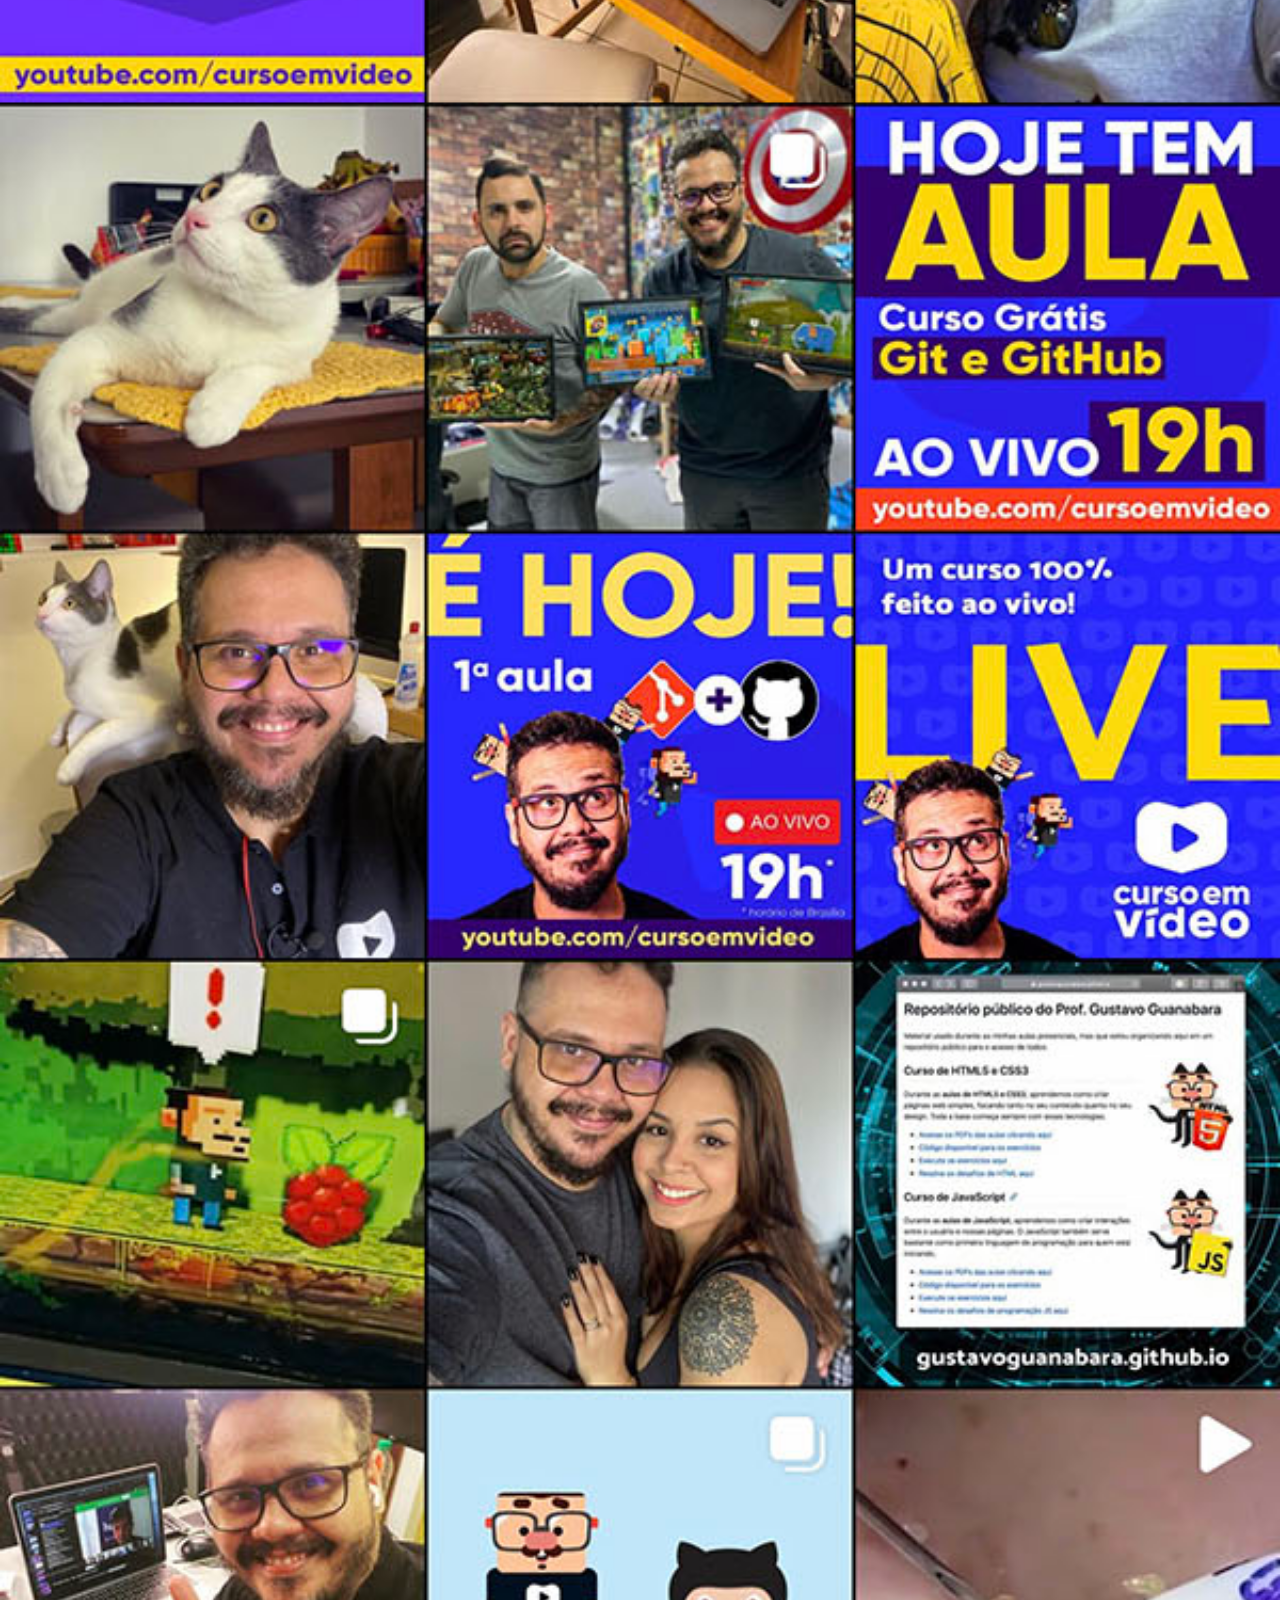
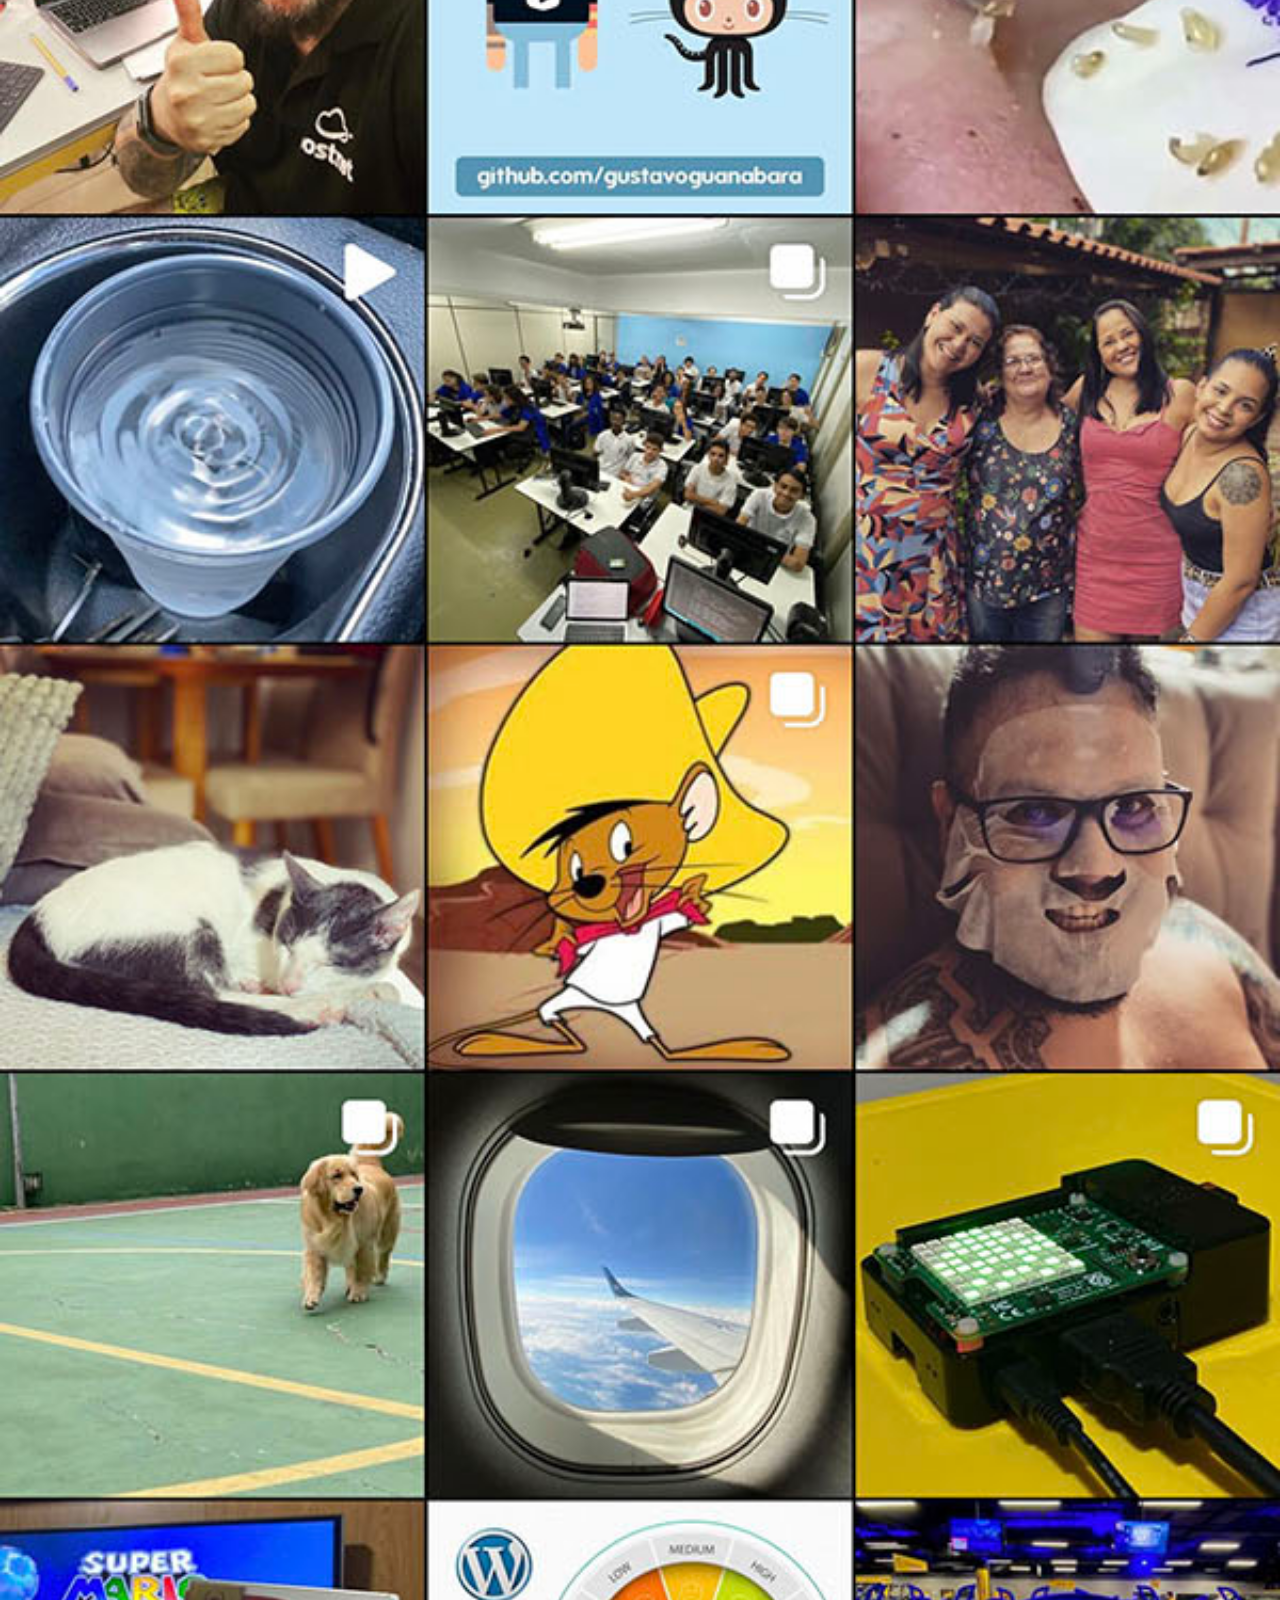
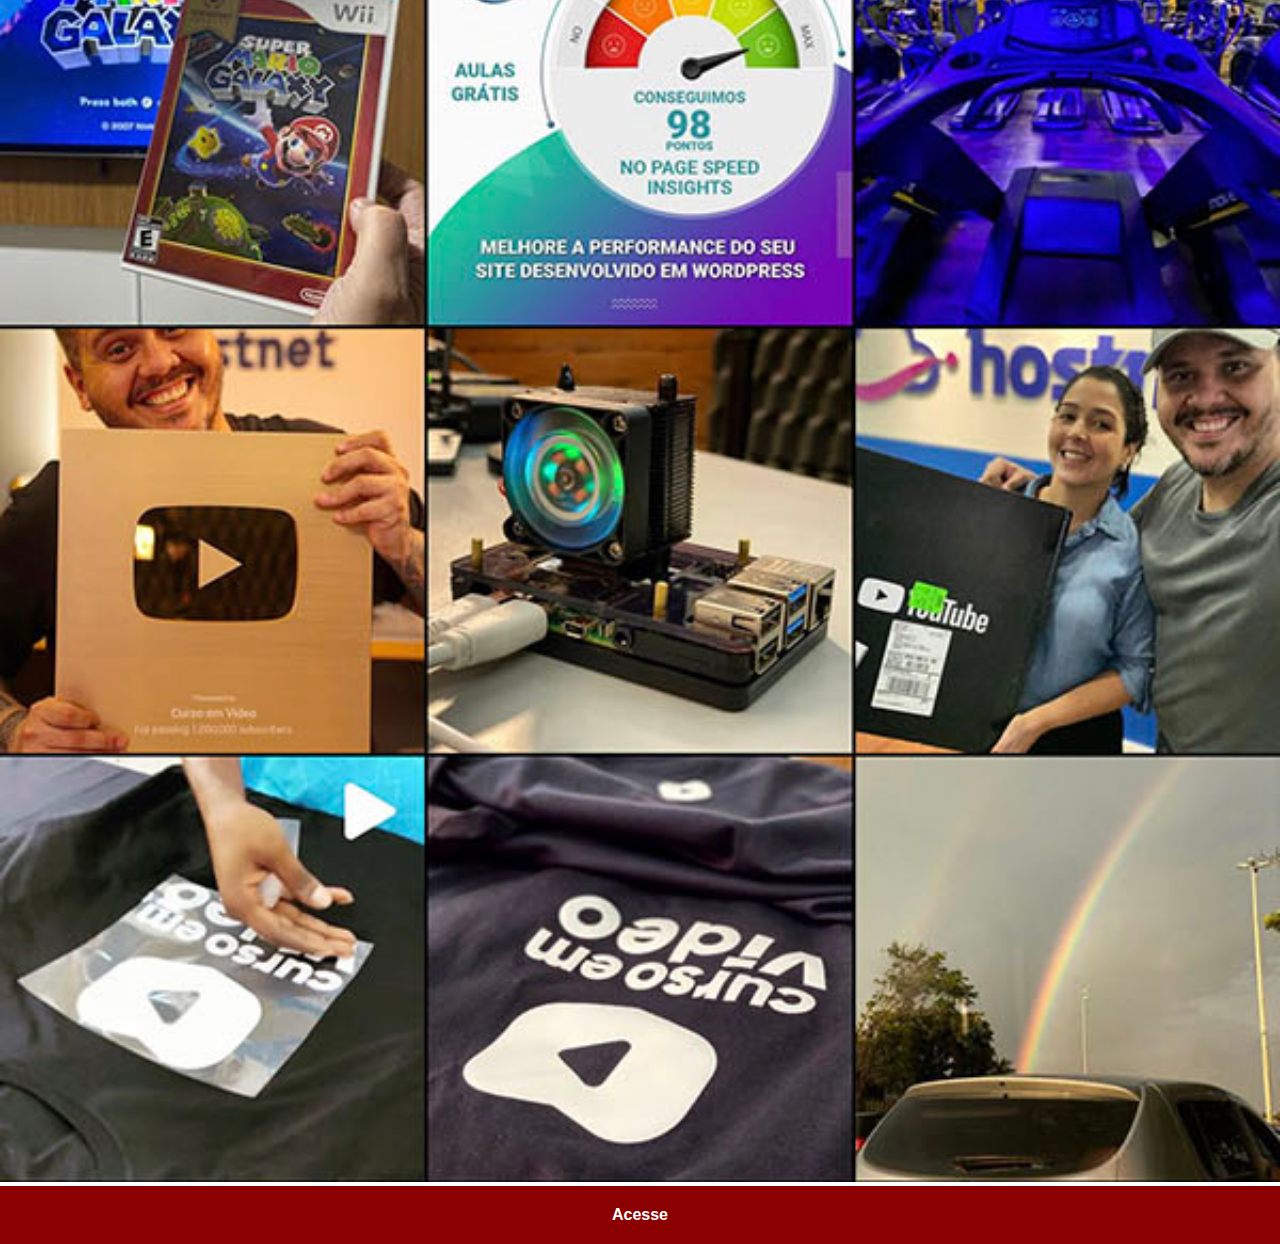
<file: instagram.html>
<!DOCTYPE html>
<html lang="pt-br">
<head>
    <meta charset="UTF-8">
    <meta name="viewport" content="width=device-width, initial-scale=1.0">
    <title>Instagram</title>
    <link rel="stylesheet" href="estilos/social.css">
</head>
<body>
    <img src="imagens/tela-instagram.jpg" alt="Instgram">
    <a href="https://www.instagram.com/gustavoguanabara/" target="_blank">Acesse</a>
</body>
</html>
</file>
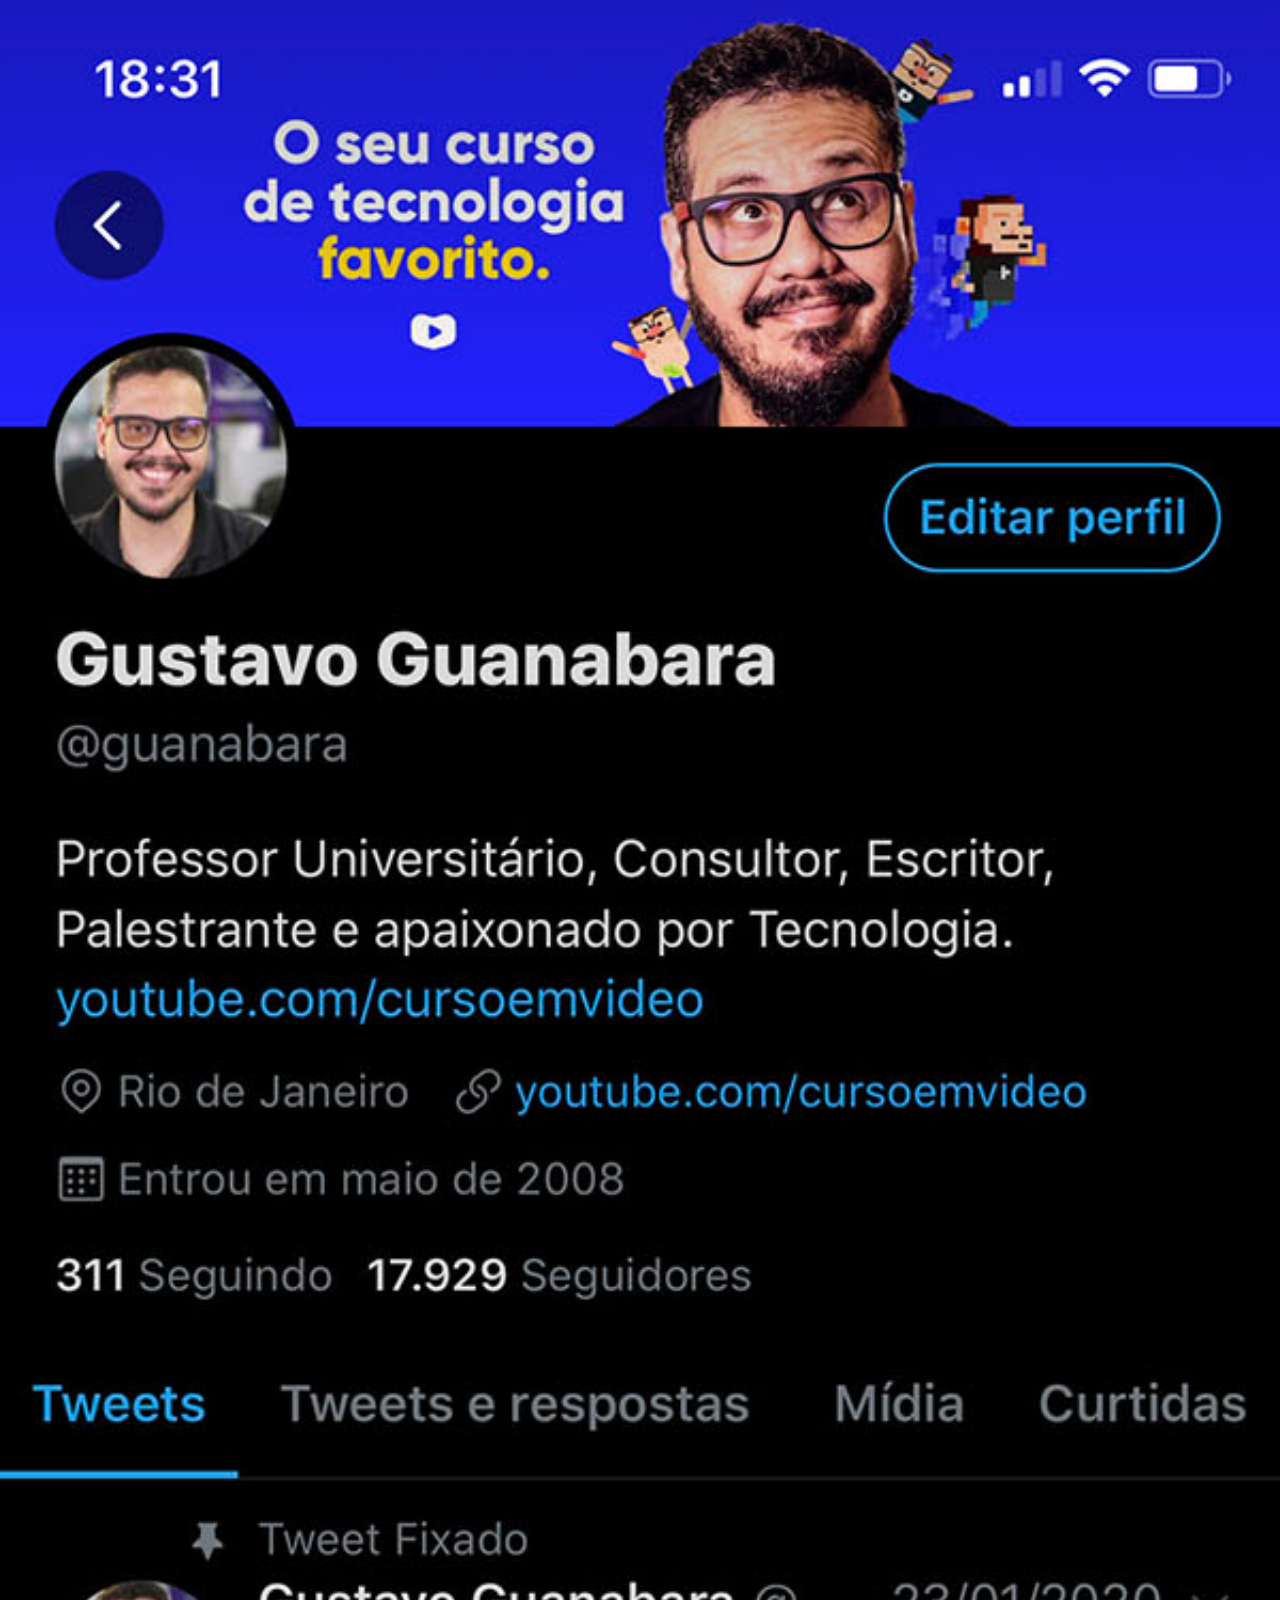
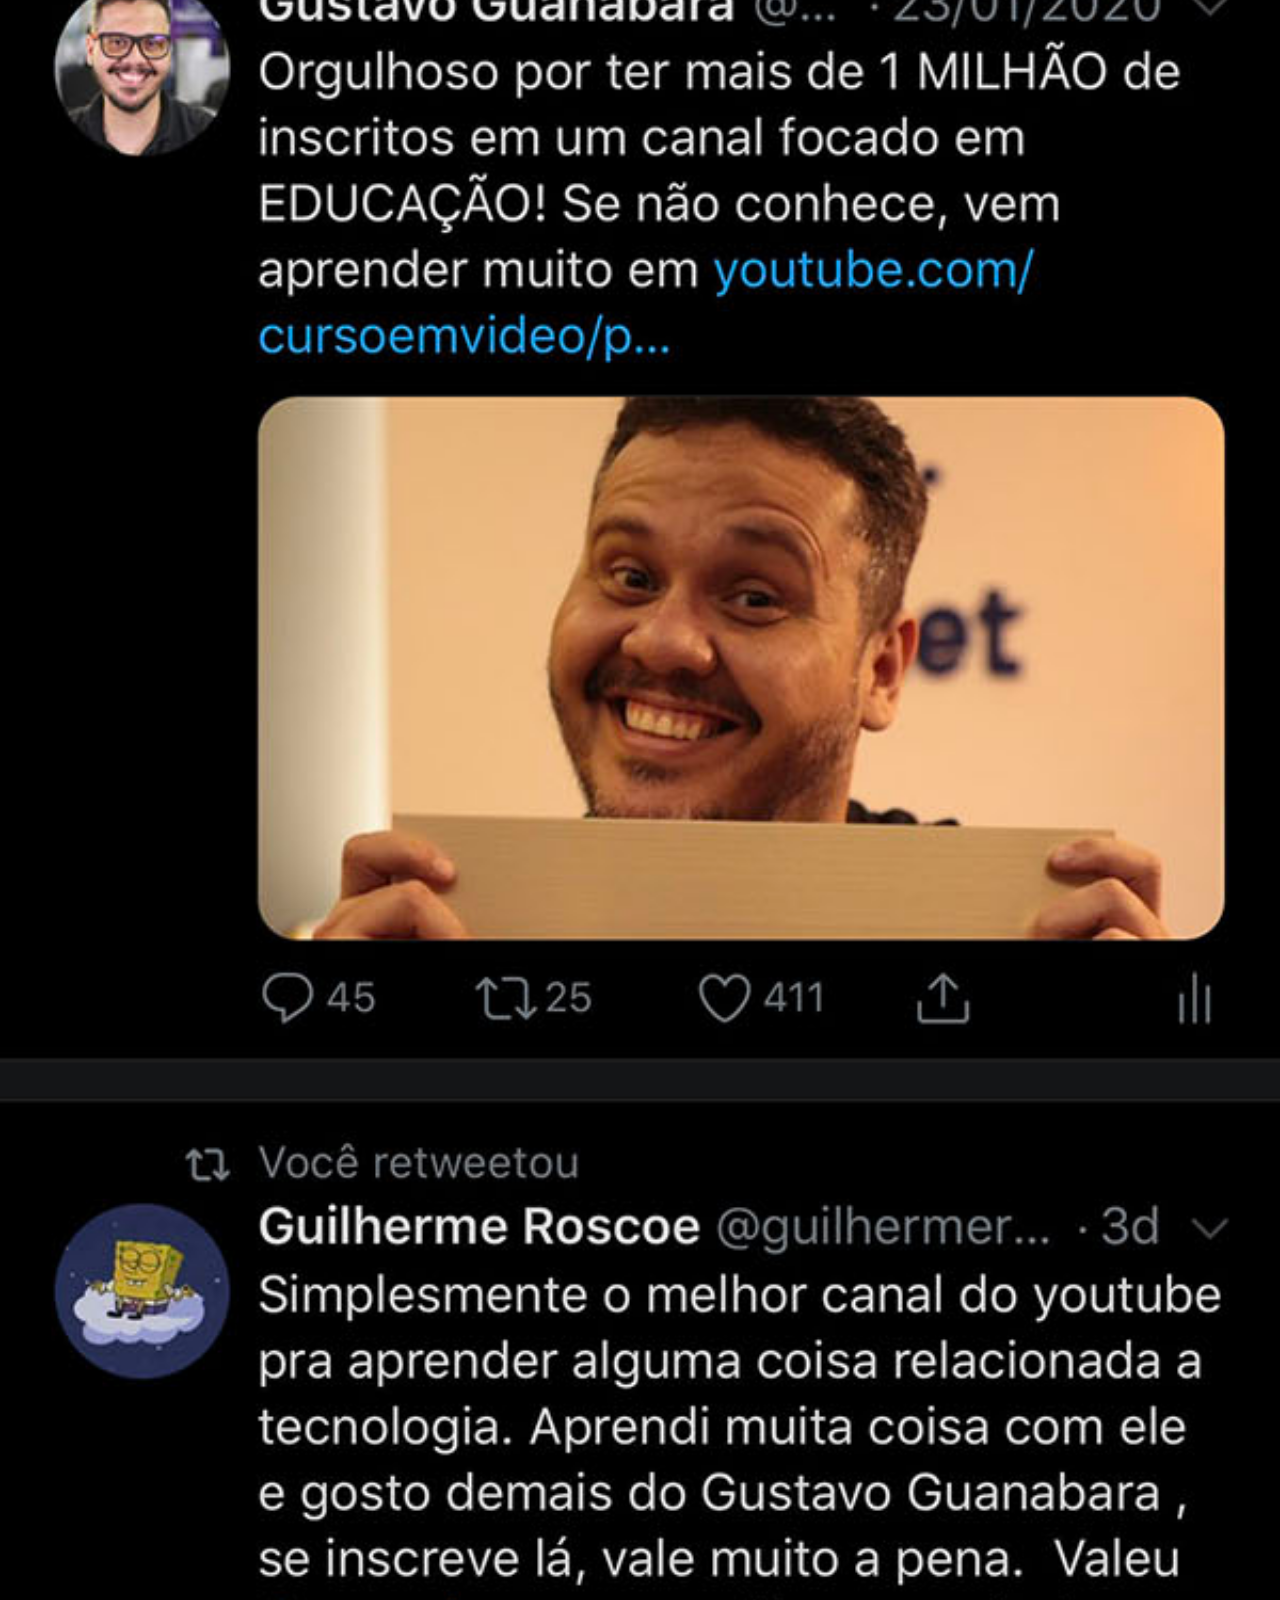
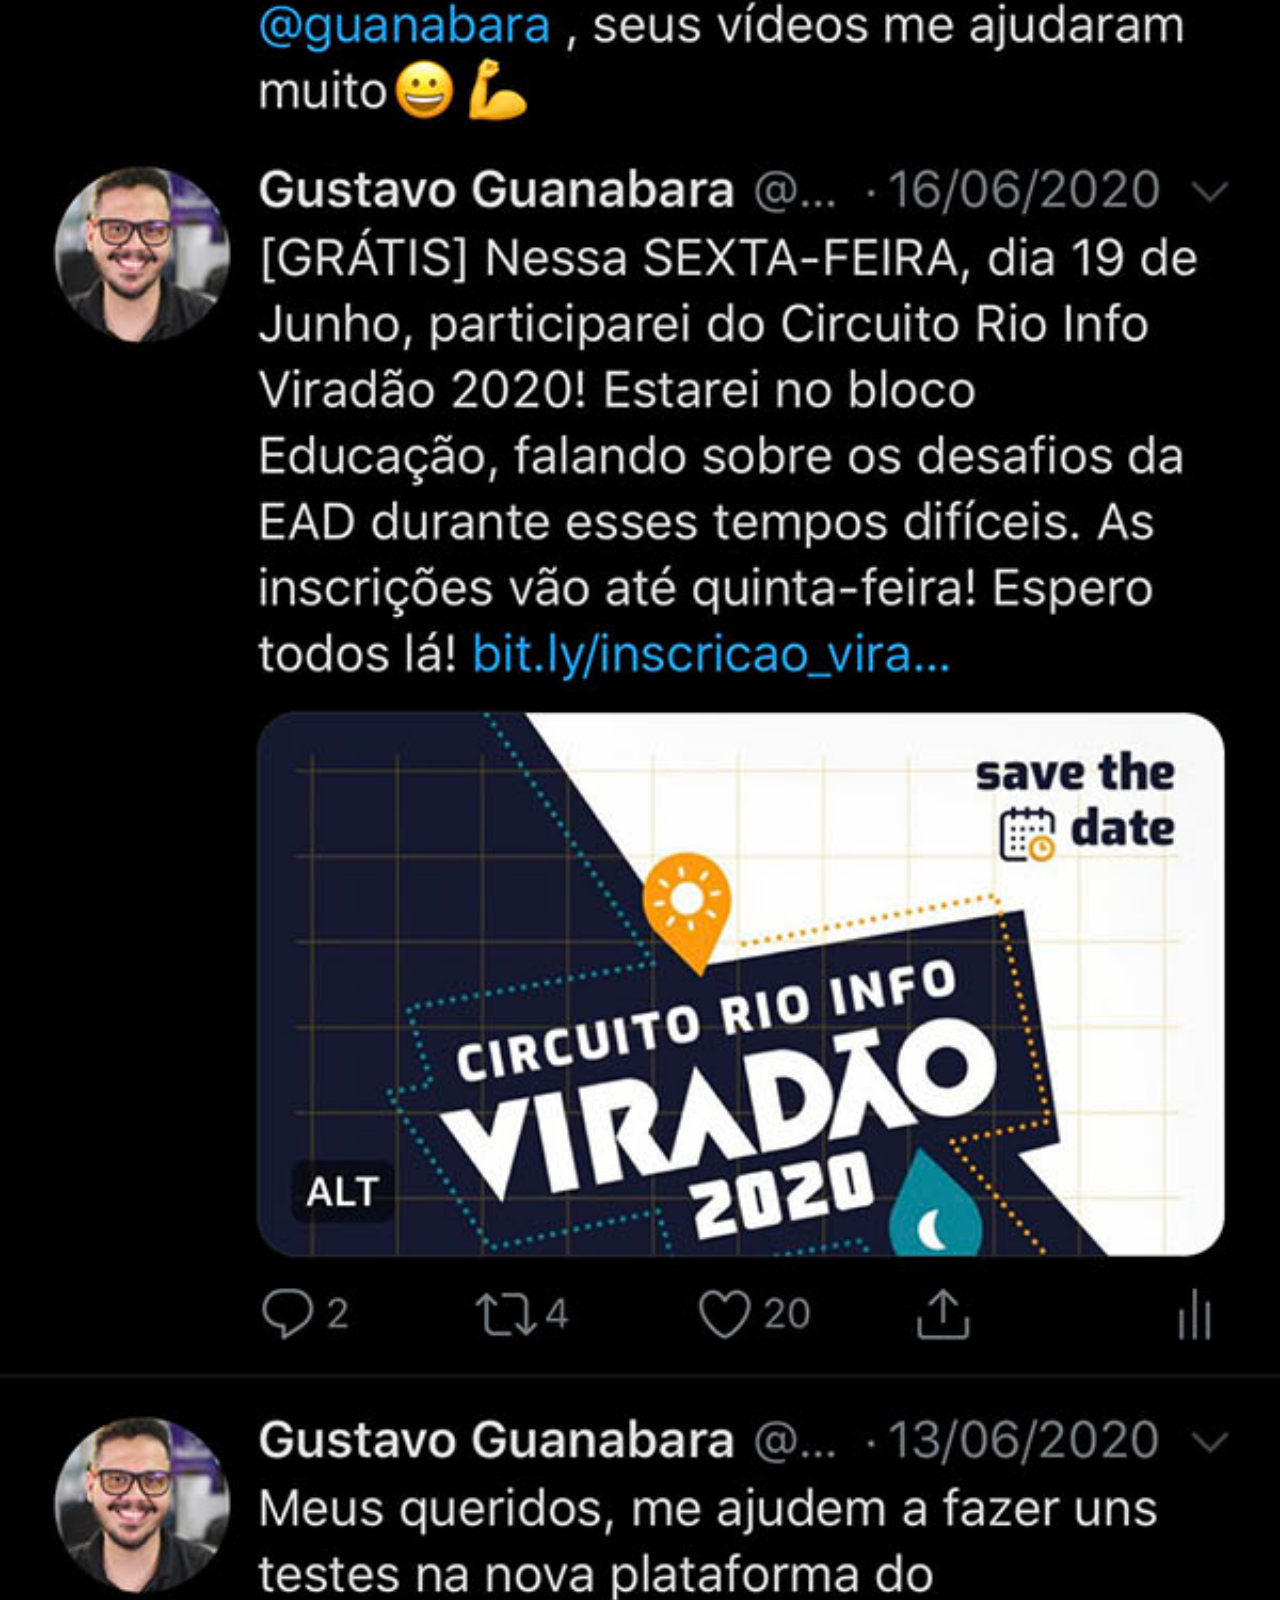
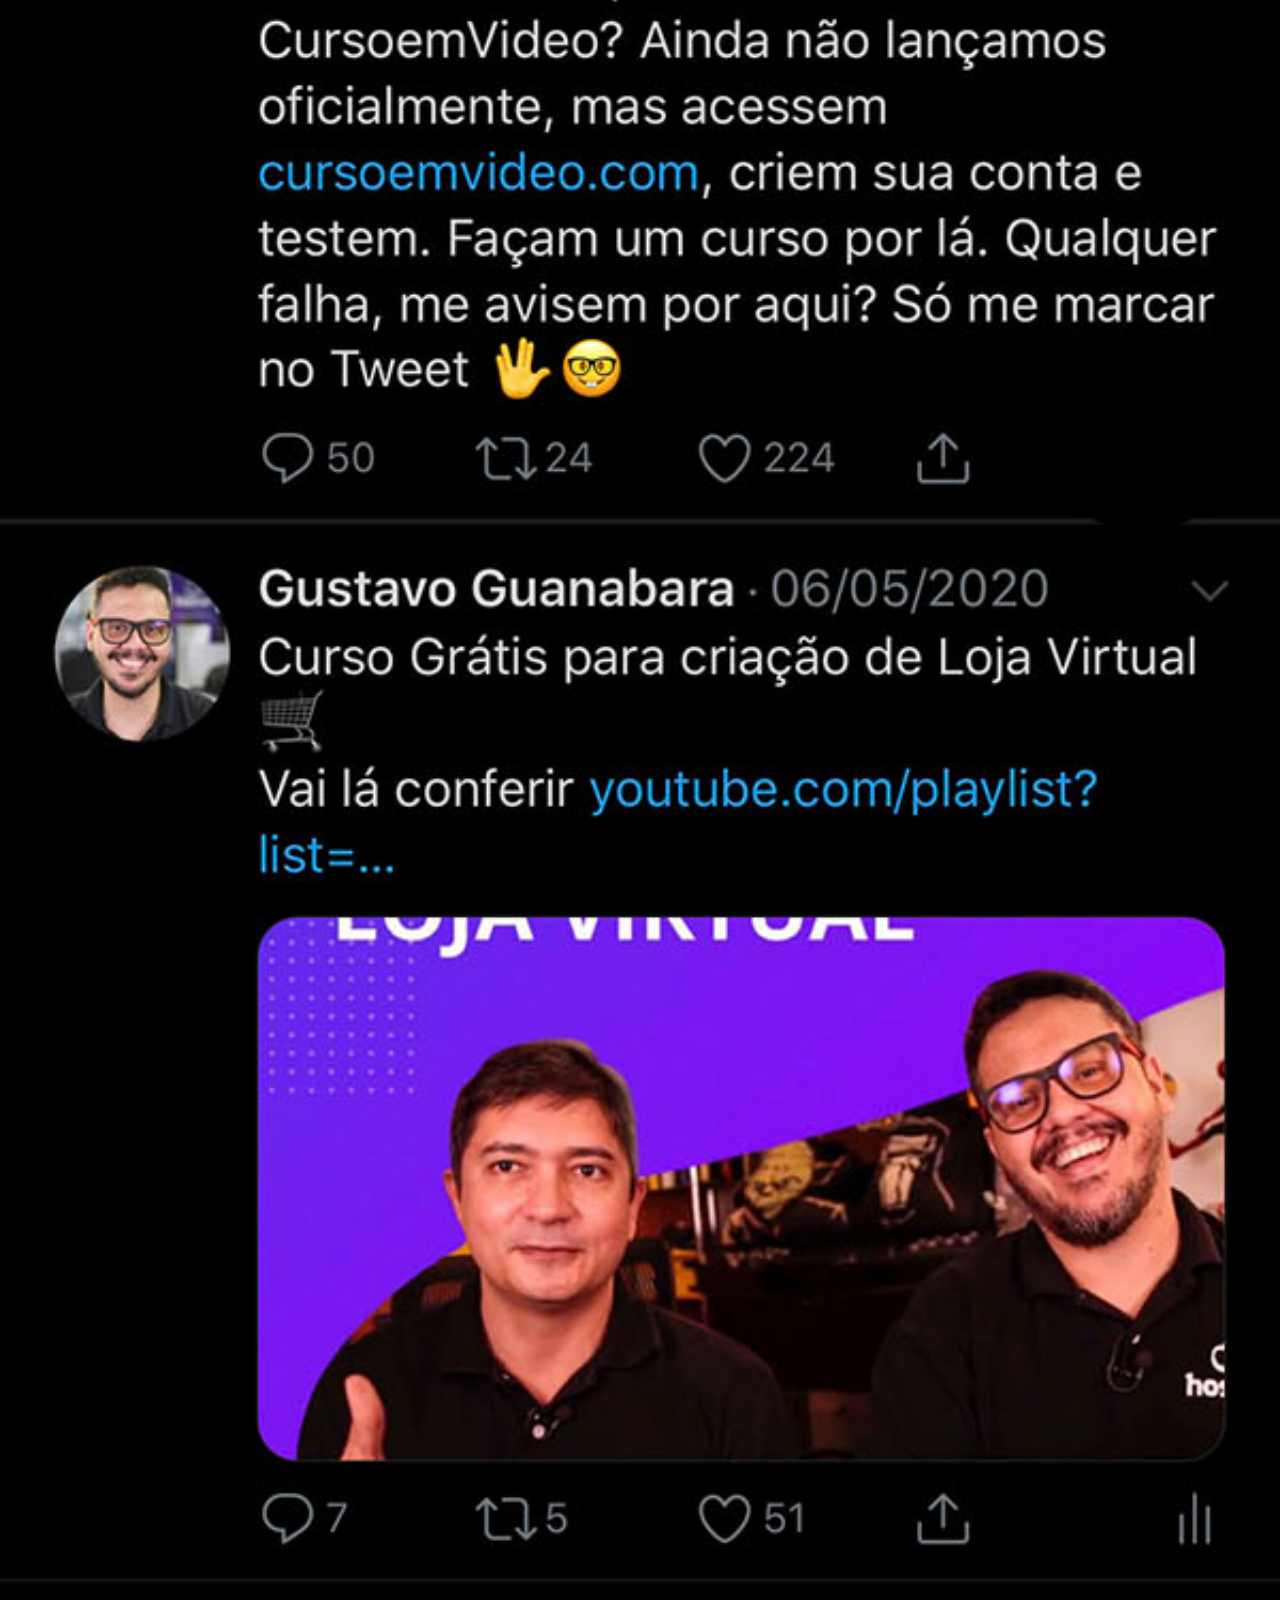
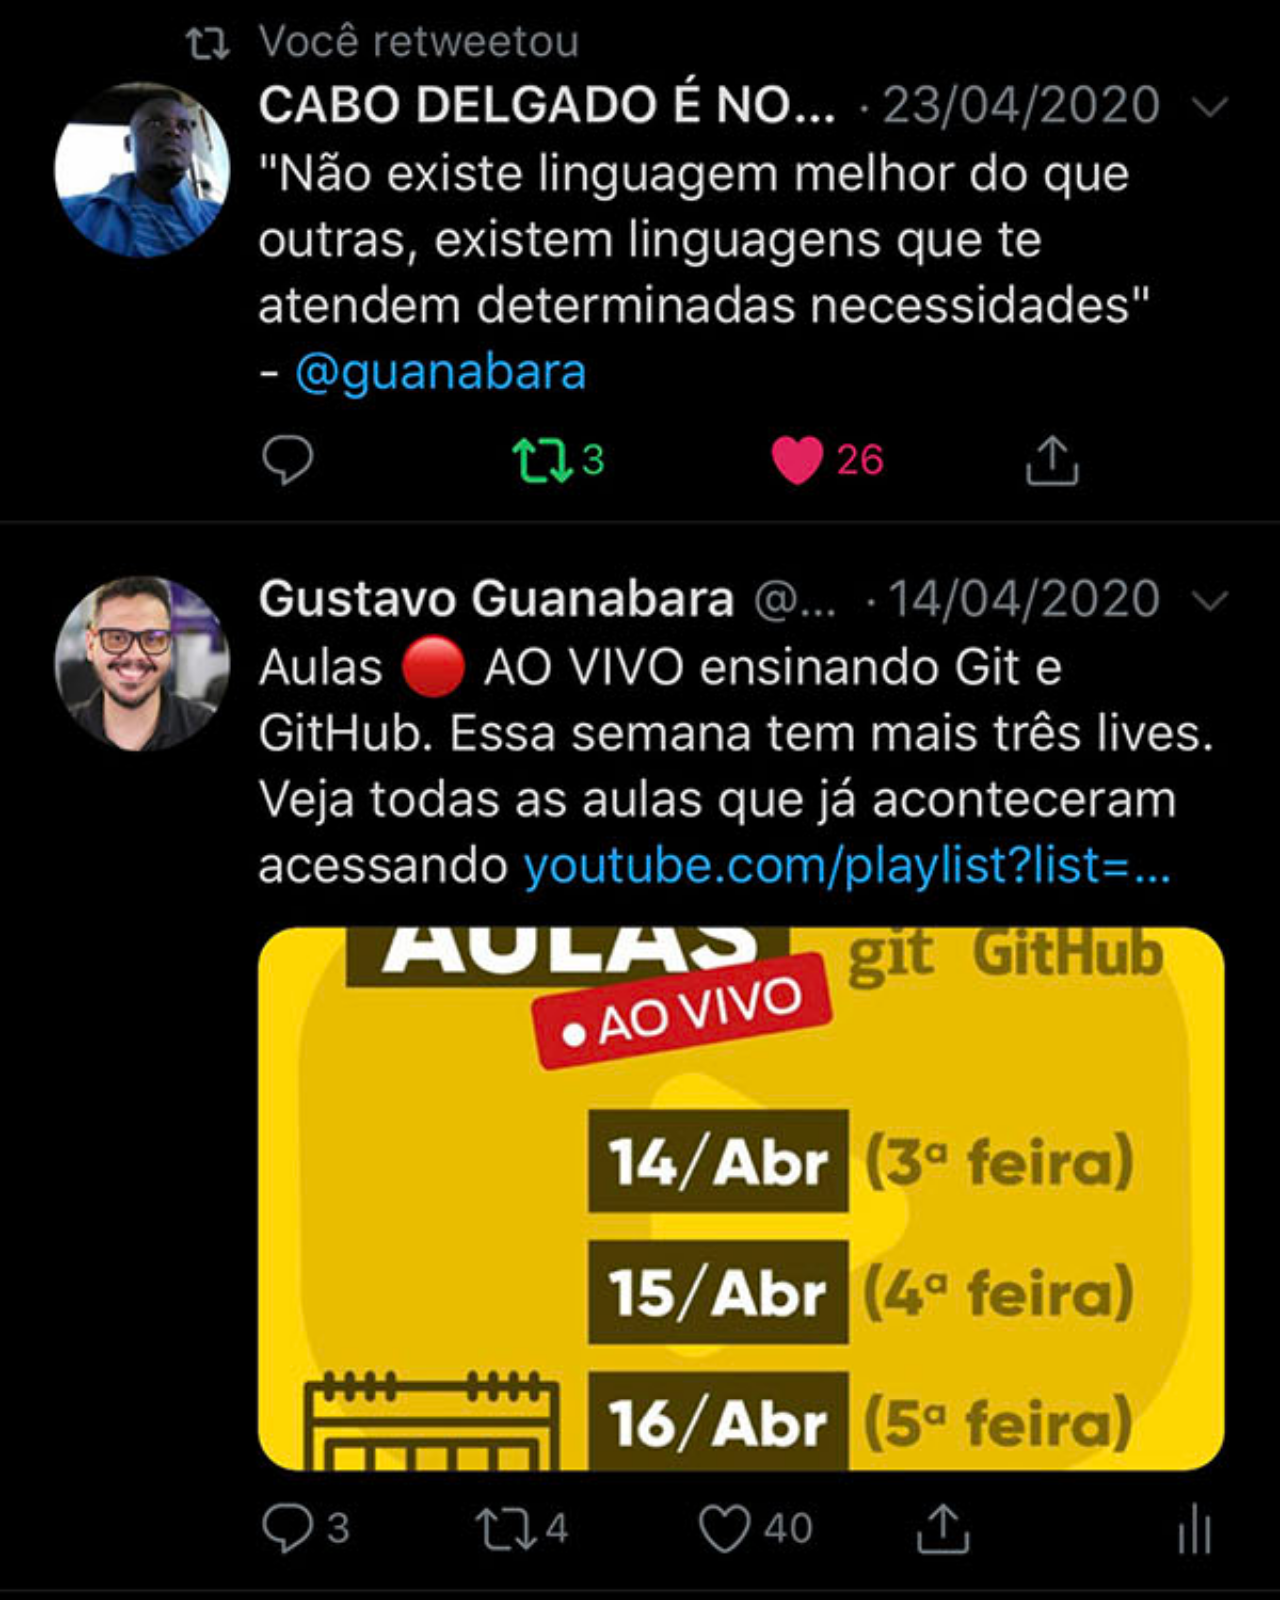
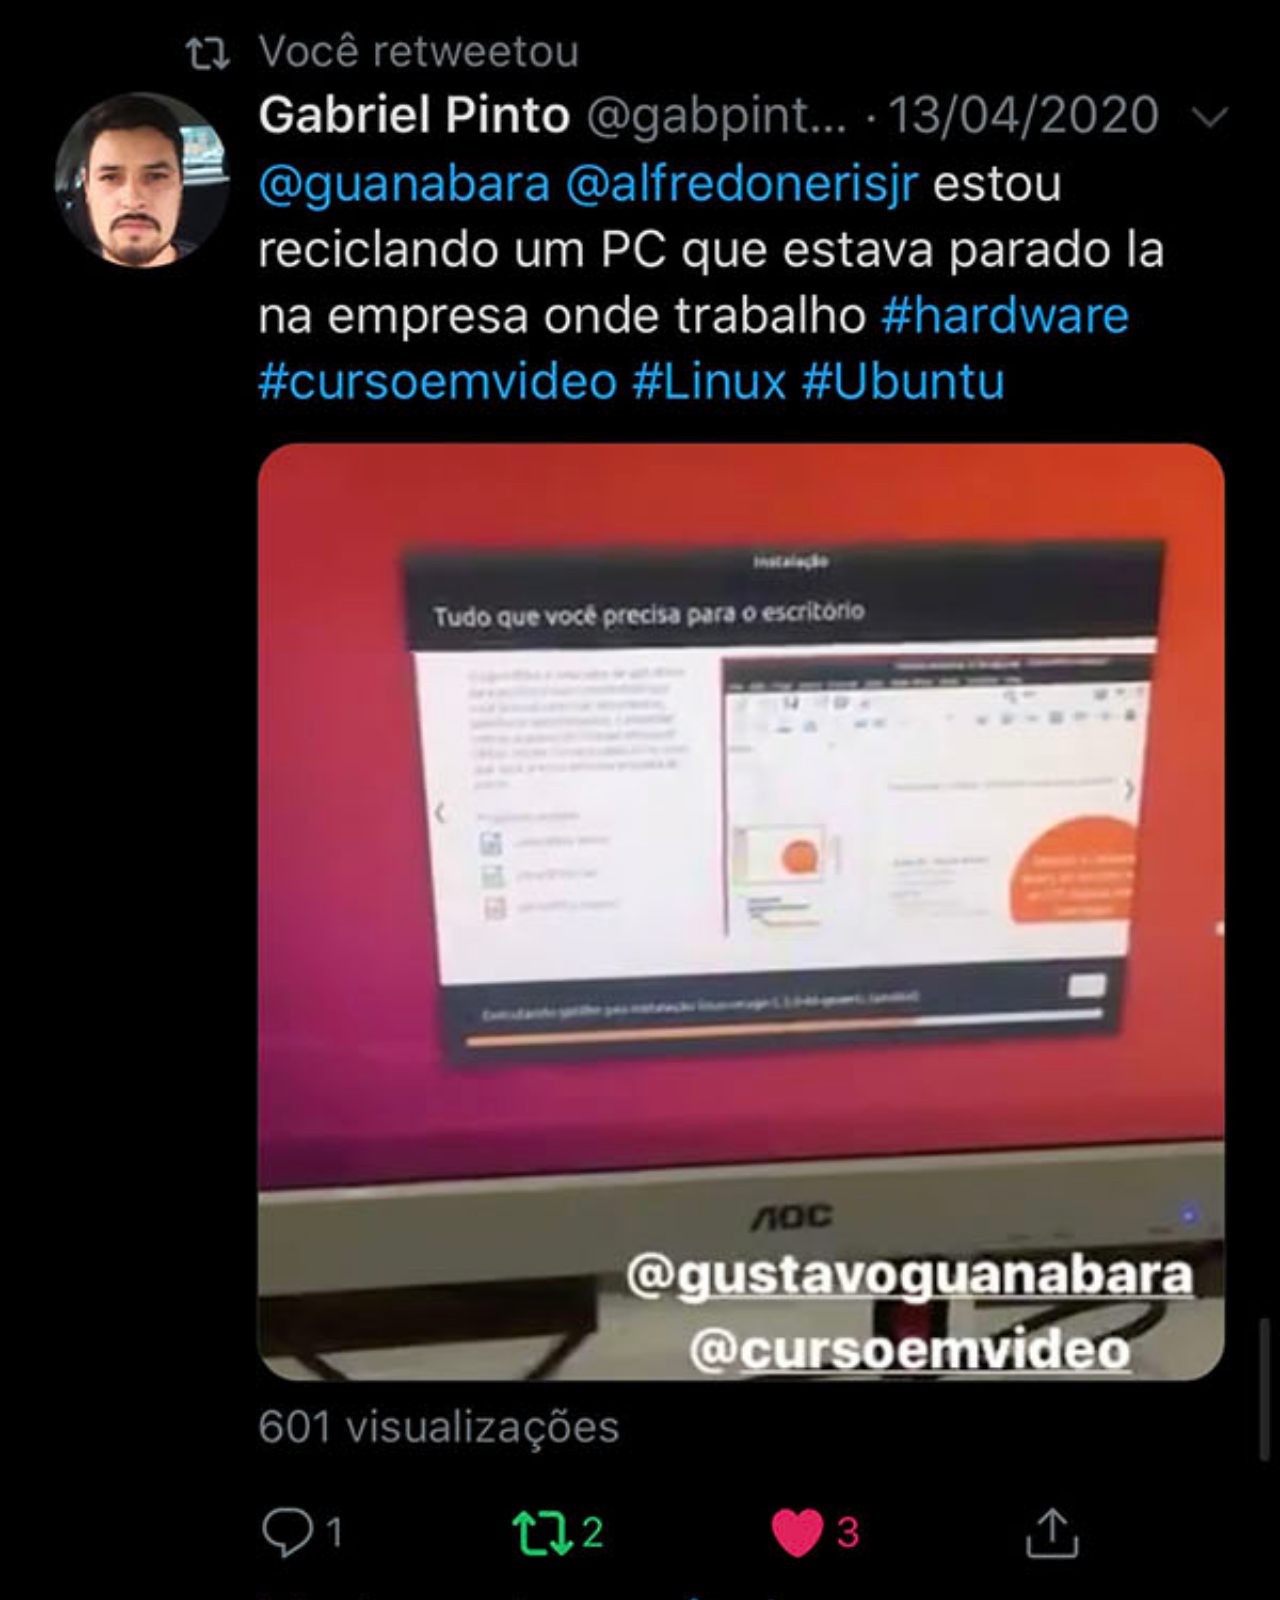
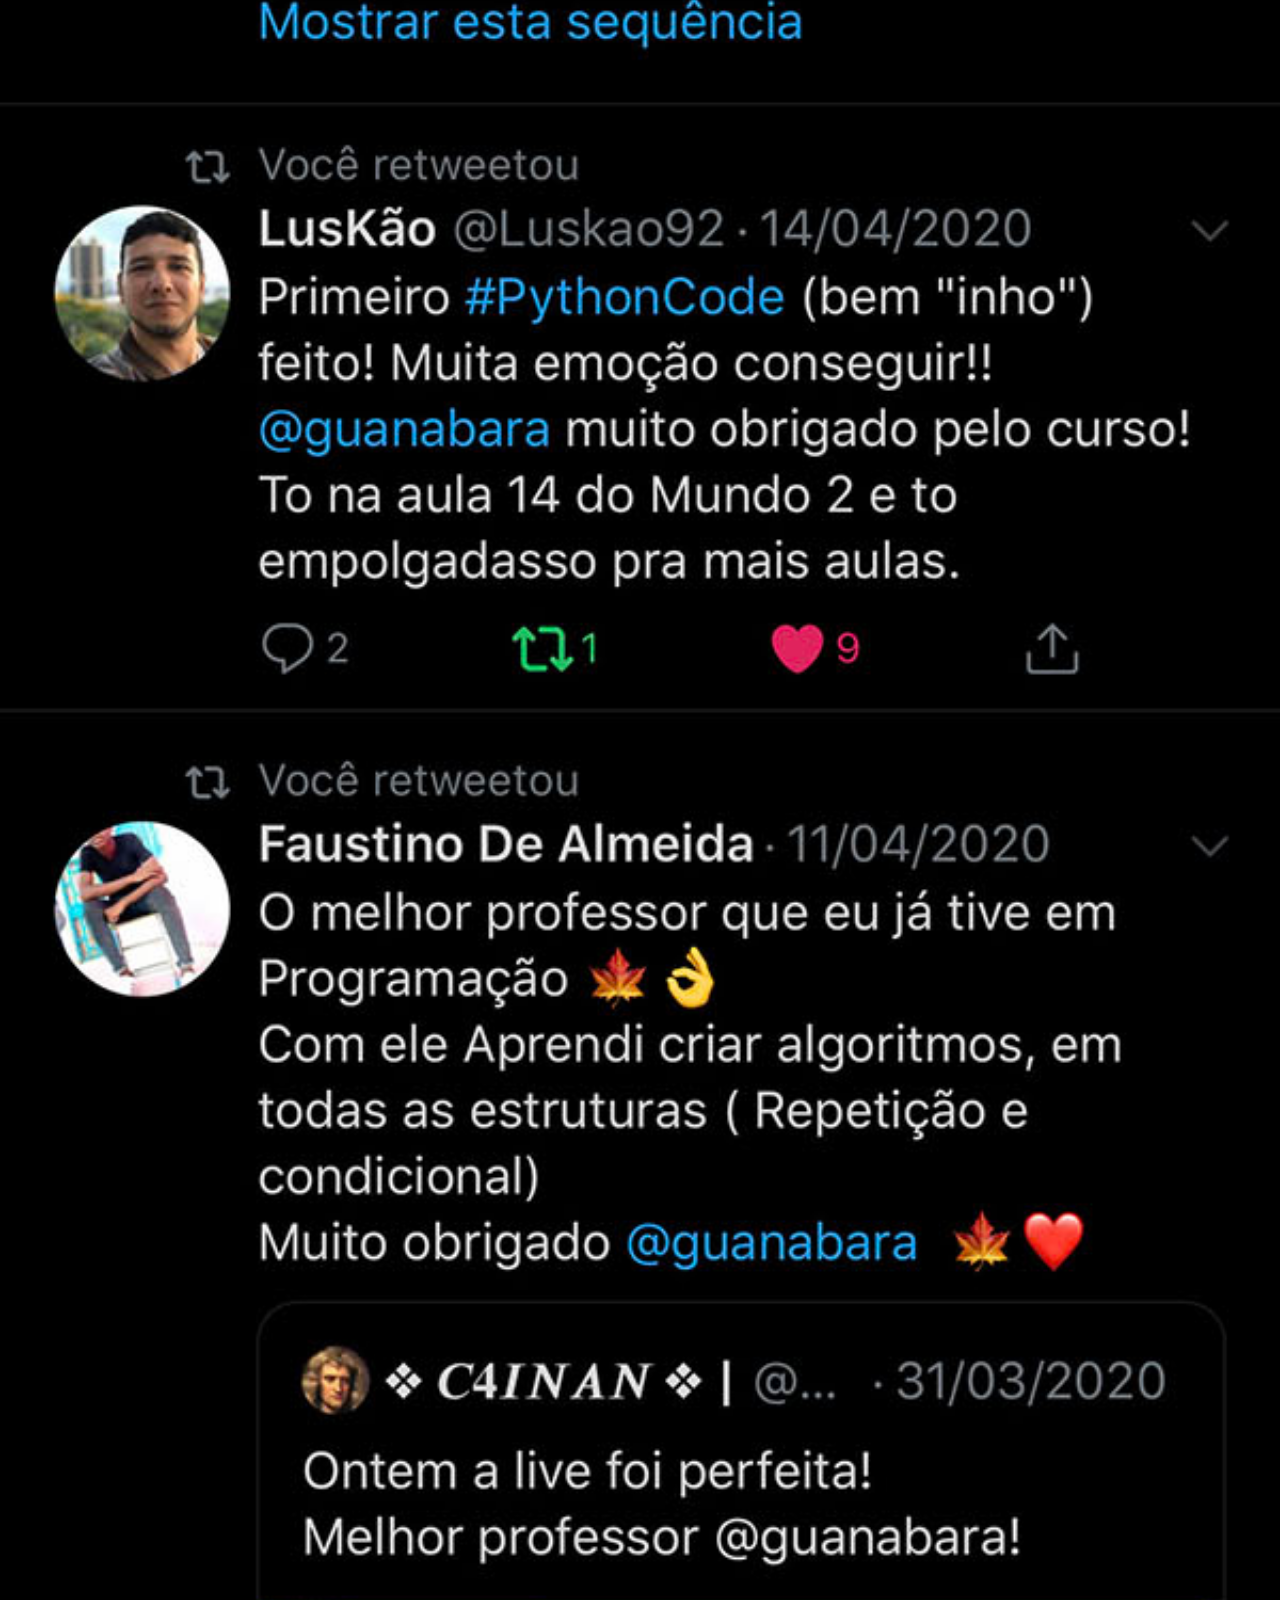
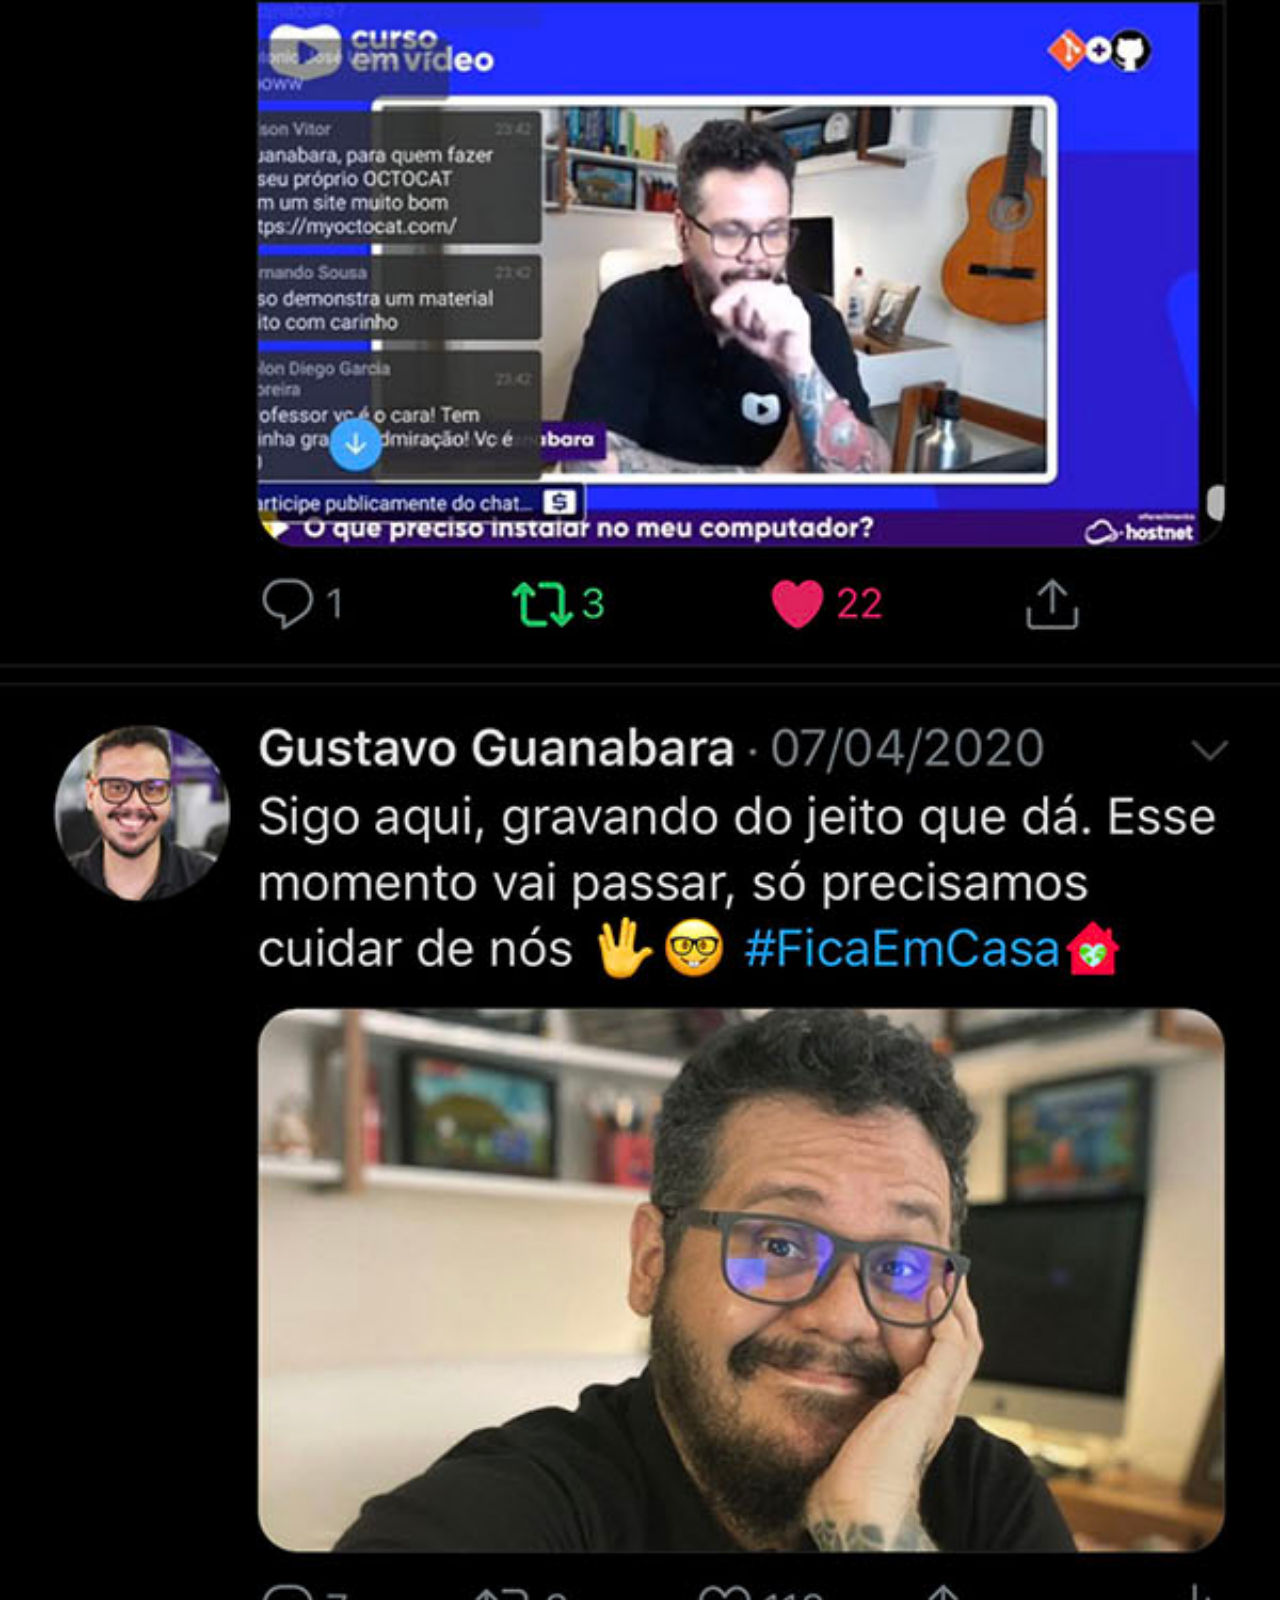
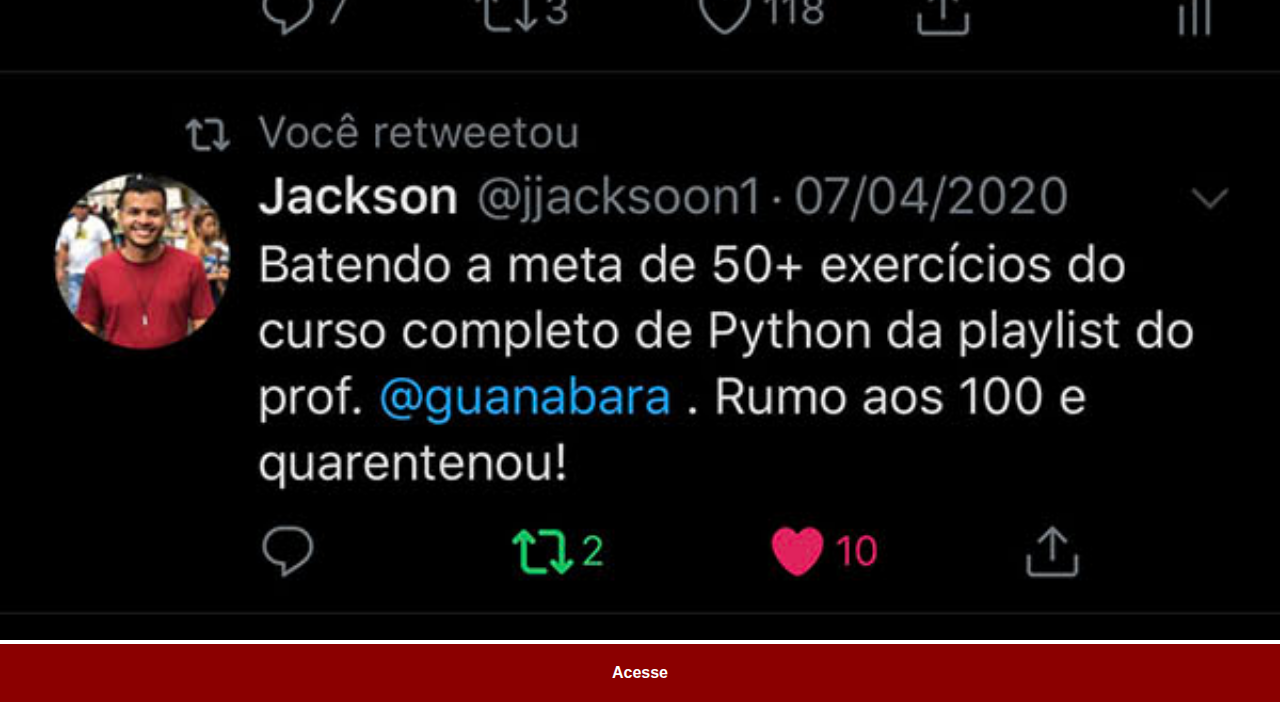
<file: twitter.html>
<!DOCTYPE html>
<html lang="pt-br">
<head>
    <meta charset="UTF-8">
    <meta name="viewport" content="width=device-width, initial-scale=1.0">
    <title>Twitter</title>
    <link rel="stylesheet" href="estilos/social.css">
</head>
<body>
    <img src="imagens/tela-twitter.jpg" alt="Twitter">
    <a href="https://x.com/guanabara" target="_blank">Acesse</a>
</body>
</html>
</file>
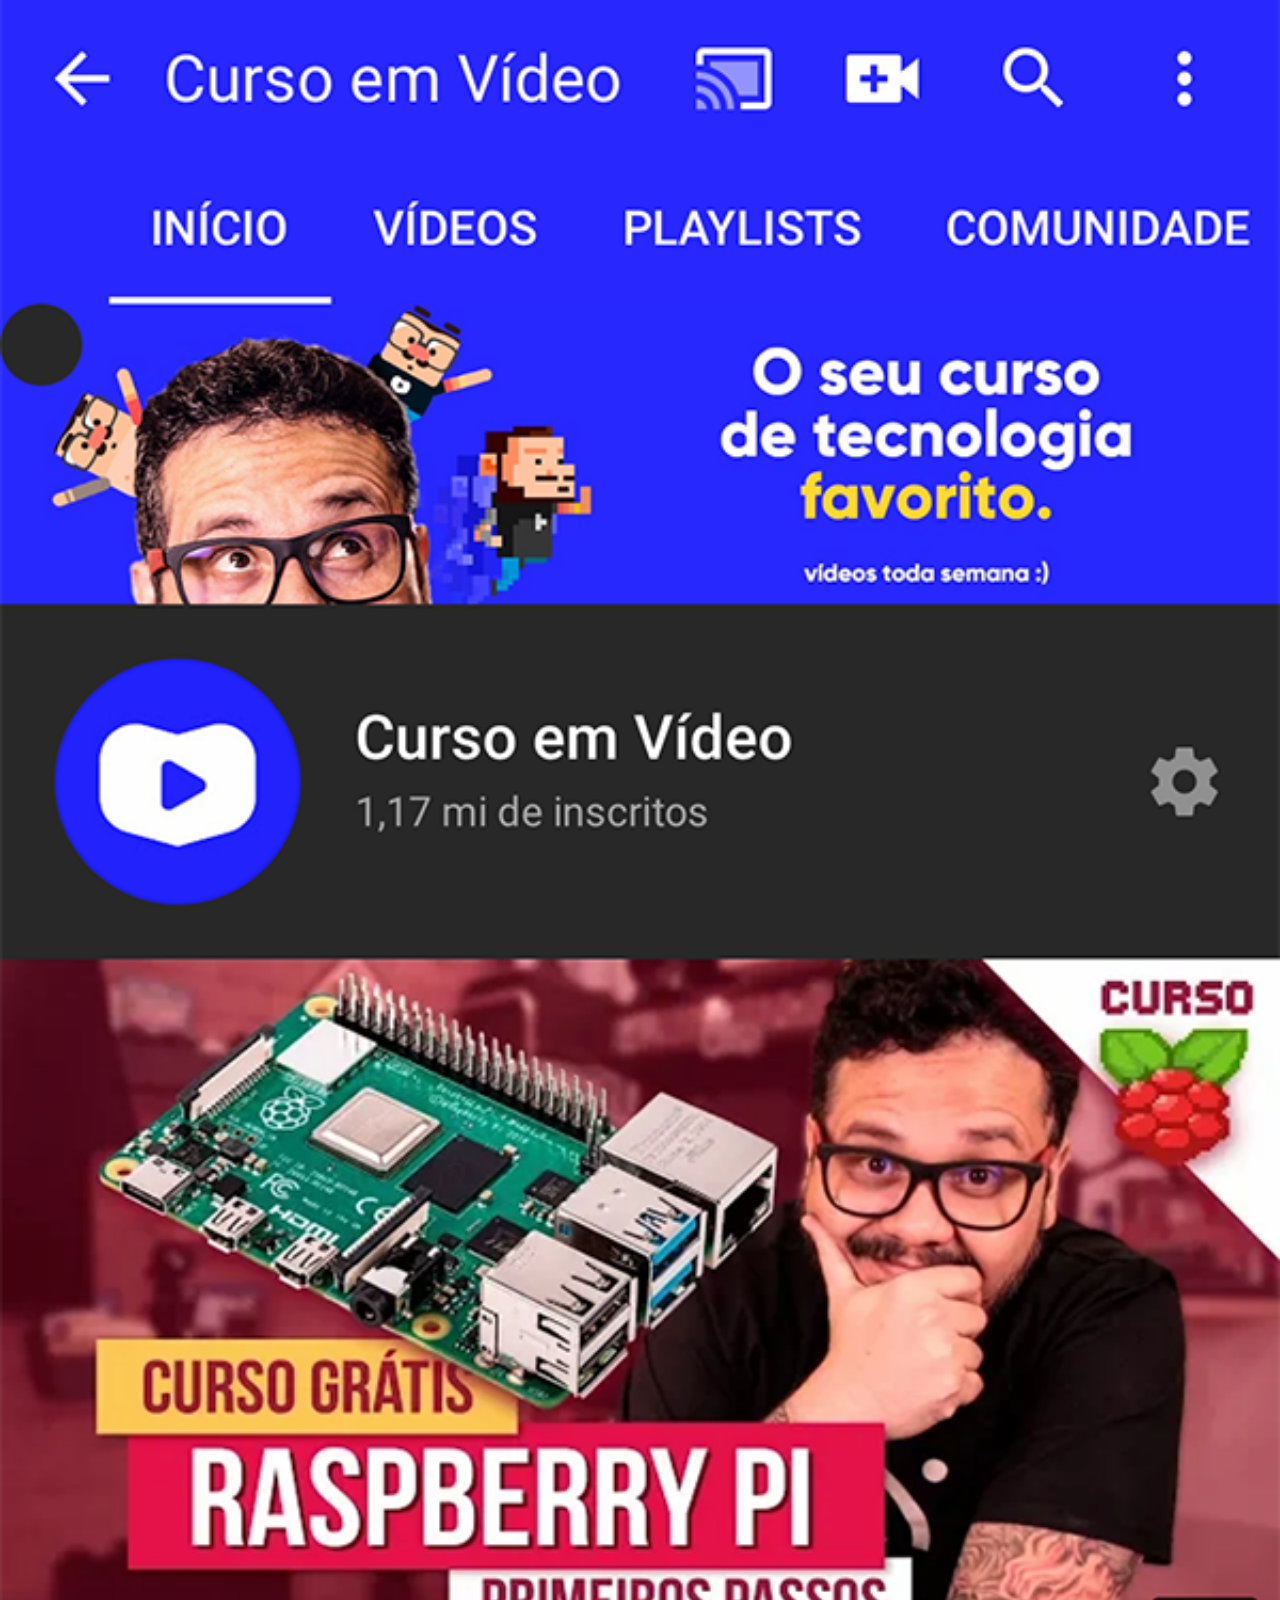
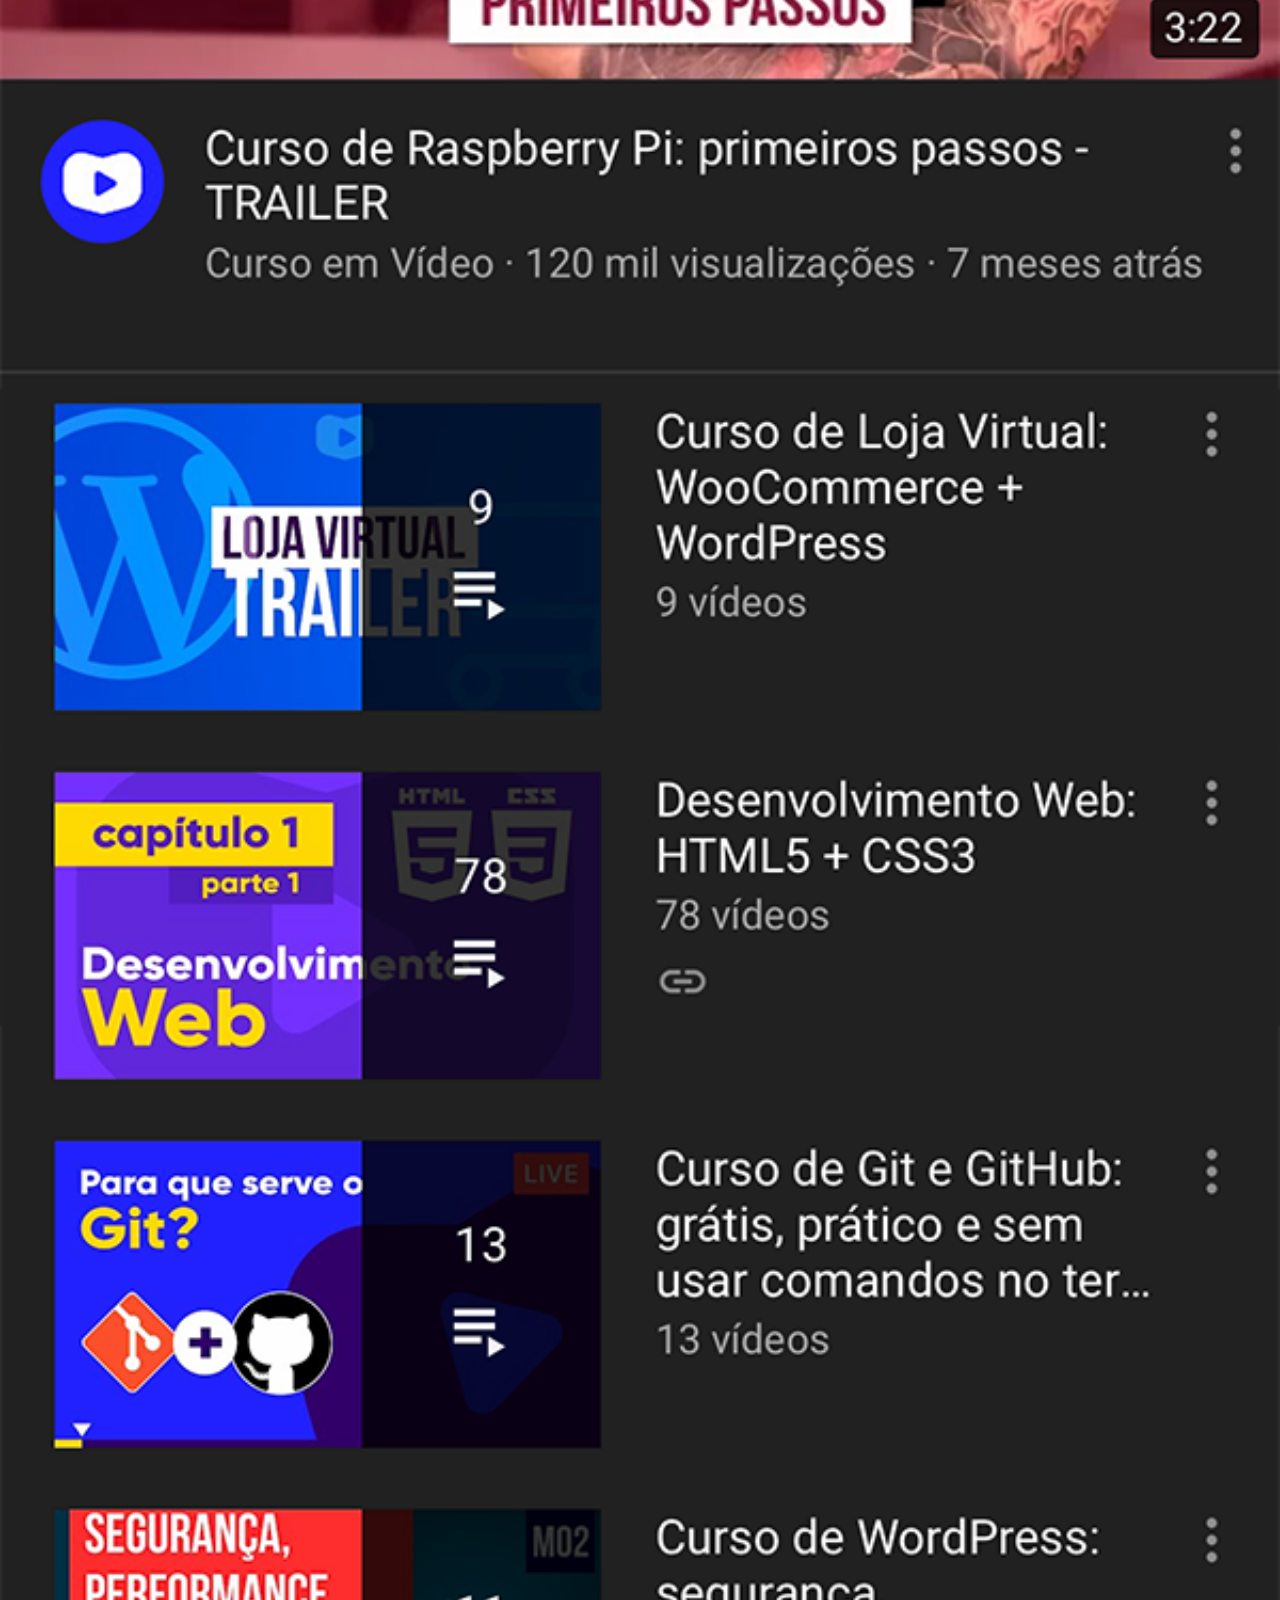
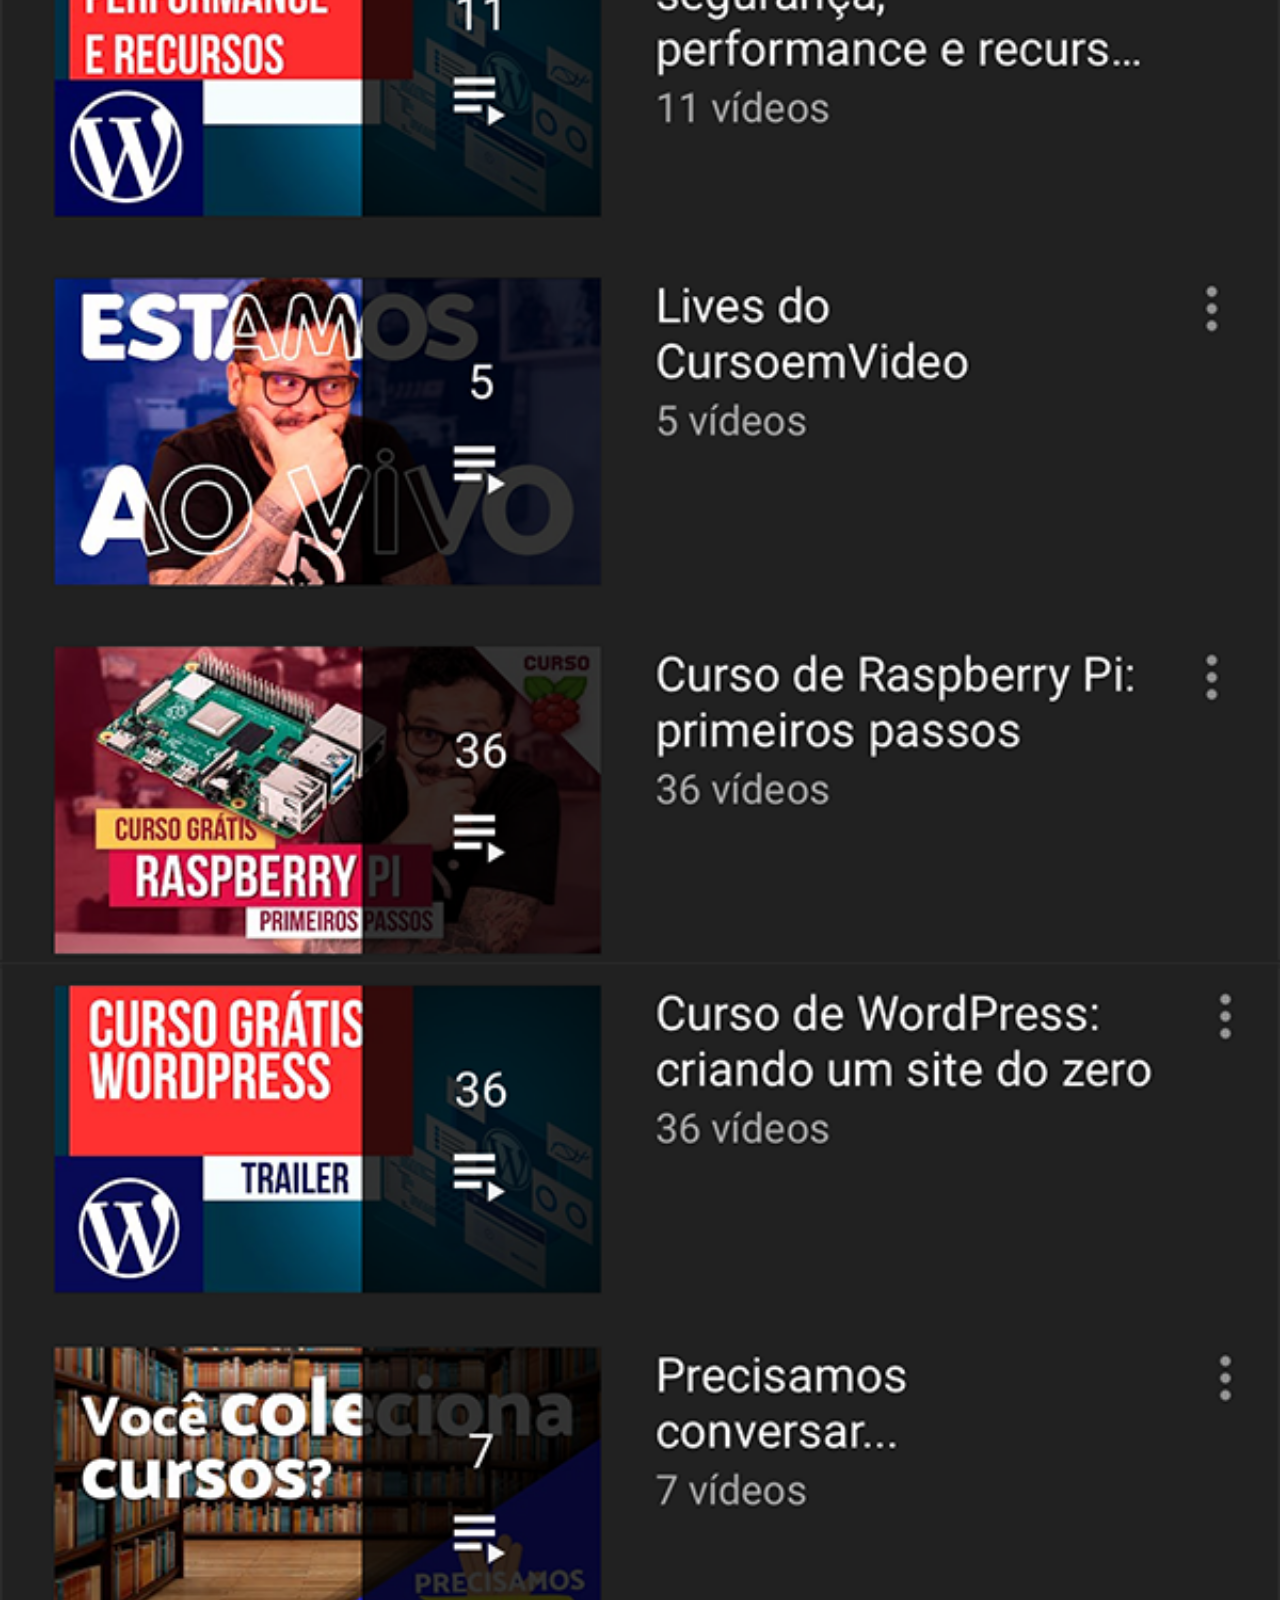
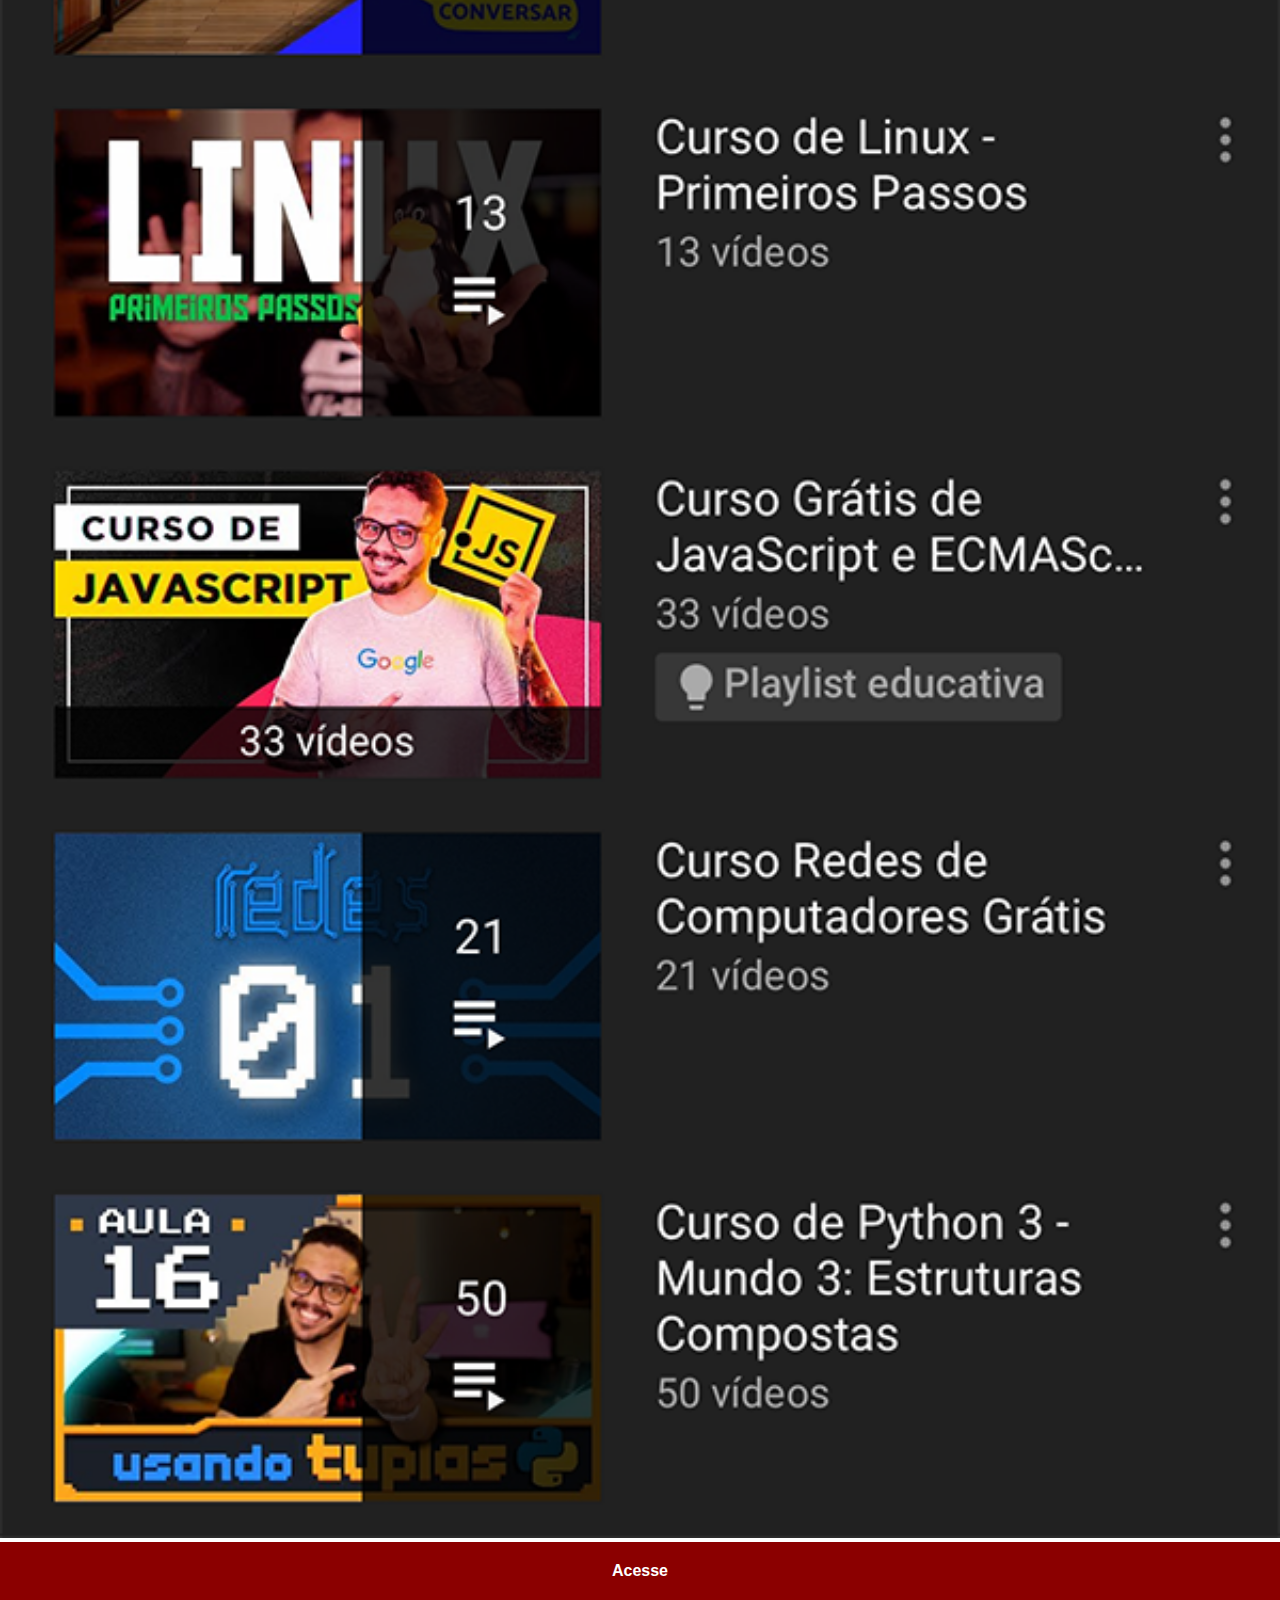
<file: youtube.html>
<!DOCTYPE html>
<html lang="pt-br">
<head>
    <meta charset="UTF-8">
    <meta name="viewport" content="width=device-width, initial-scale=1.0">
    <title>Youtube</title>
    <link rel="stylesheet" href="estilos/social.css">
</head>
<body>
    <img src="imagens/tela-youtube.png" alt="Youtube">
    <a href="https://www.youtube.com/c/CursoemV%C3%ADdeo/videos" target="_blank">Acesse</a>
</body>
</html>
</file>
<file: estilos/style.css>
@charset "UTF-8";

*{
    margin: 0px;
    padding: 0px;
    font-family: Arial, Helvetica, sans-serif;
}

html, body{
    height: 100vh;
    width: 100vw;
    background-color: black;
}

body{
    background: url(../imagens/fundo-madeira.jpg) no-repeat top center;
    background-size: cover;
    background-attachment: fixed;
}

main{
    height: 100vh;
    position: relative;
}

section#telefone{
    position: absolute;
    top: 50%;
    left: 50%;
    transform: translate(-50%, -50%);

    height: 627px;
    width: 311px;
    background: url(../imagens/frame-iphone.png) no-repeat;
}

iframe#tela{
    position: relative;
    top: 80px;
    left: 22px;
    width: 267px;
    height: 471px;
}

section#redes-sociais{
    text-align: right;
}

section#redes-sociais img{ 
    width: 50px;
    margin: 10px;
    border-radius: 50%;
    box-shadow: 2px 2px 5px rgba(0, 0, 0, 0.400);
    box-sizing: border-box;
}

section#redes-sociais img:hover{
    border: 2px solid rgba(225, 225, 225, 0.637);
    transform: translate(-3px, -3px);
    box-shadow: 5px 5px 10px rgba(0, 0, 0, 0.623);
    transition: transform .3s, border .3s;
}
</file>
<file: estilos/social.css>
@charset "UTF-8";

        *{
            margin: 0px;
            padding: 0px;
            font-family: Arial, Helvetica, sans-serif;
        }
        ::-webkit-scrollbar{
            width: 0px;
            height: 0px;
        }
        img{
            width: 100vw;
        }
        a{
            display: block;
            background-color: darkred;
            color: white;
            padding: 20px;
            text-align: center;
            font-weight: bolder;
            text-decoration: none;
        }
        a:hover{
            background-color: red;
        }
</file>
